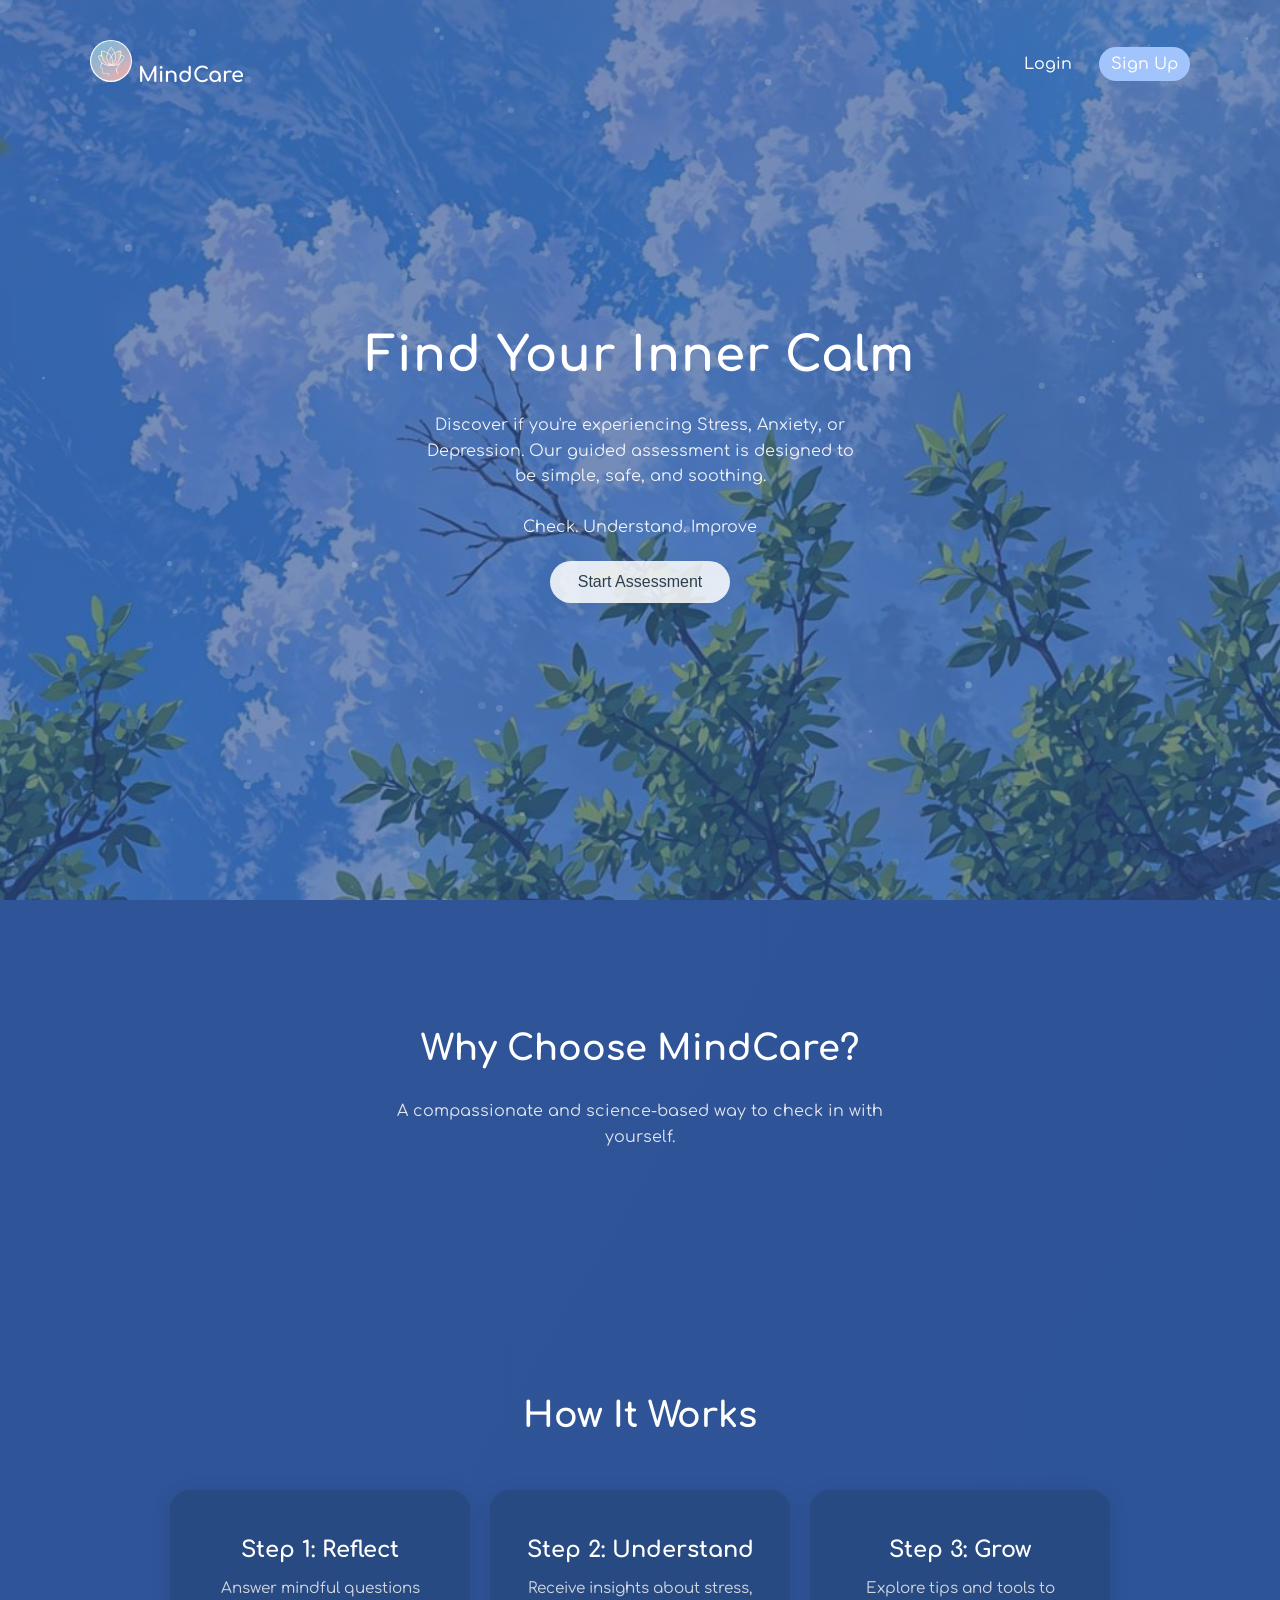
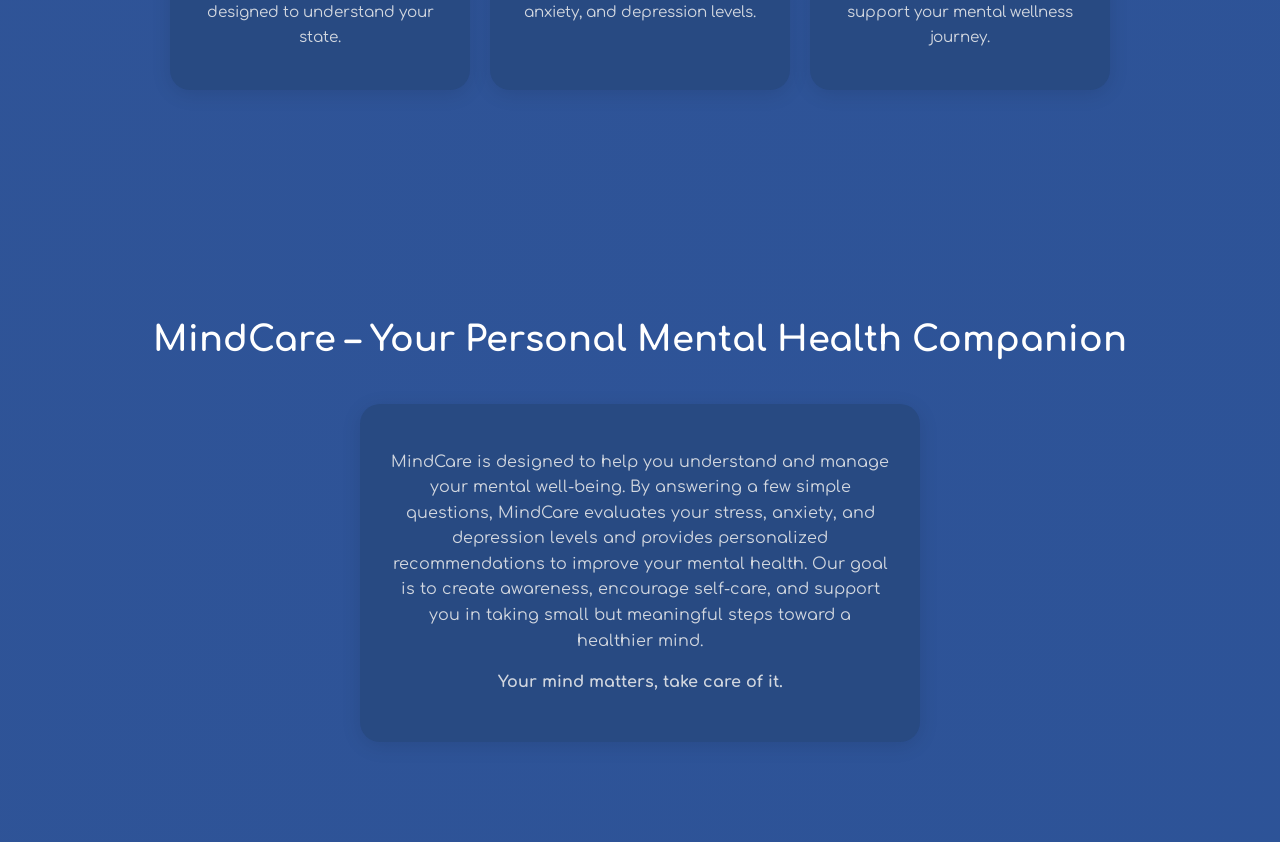
<file: static/index.html>
<!DOCTYPE html>
<html lang="en">
<head>
<meta charset="UTF-8">
<meta name="viewport" content="width=device-width, initial-scale=1.0">
<title>MindCare</title>
<link rel="icon" type="image/x-icon" href="/static/favi.ico">

<!-- AOS (Animate On Scroll) -->
<link href="https://unpkg.com/aos@2.3.1/dist/aos.css" rel="stylesheet">

<style>
  @import url('https://fonts.googleapis.com/css2?family=Comfortaa:wght@400;700&family=Fredericka+the+Great&display=swap');
  body {
    margin: 0;
    font-family: 'Comfortaa', sans-serif;
    color: #fff;
    height: 100%;
    overflow-x: hidden;
    position: relative;

    /* Moving gradient + background image 
    background: linear-gradient(120deg, #1E3C72, #2A5298);*/
    background: linear-gradient(120deg, #305497, #2A5298);
    background-size: 200% 200%;
    animation: gradientFlow 15s ease infinite;
  }

  @keyframes gradientFlow {
    0%   { background-position: 0% 50%; }
    50%  { background-position: 100% 50%; }
    100% { background-position: 0% 50%; }
  }

  /* Background image FIXED with opacity */
  body::before {
    content: '';
    background: url('/static/pic20.jpeg') no-repeat center center/cover;
    position: fixed;
    top: 0;
    left: 0;
    width: 100%;
    height: 100%;
    z-index: 0;
    opacity: 0.35;
  }

  /* ============================================================
      FLOATING TOP BAR (REPLACES NAVBAR)
  ============================================================ */
 /* Floating Top Text (WITHOUT rectangular background) */
.top-floating {
    position: fixed;
    top: 40px;
    left: 50%;
    transform: translateX(-50%);
    display: flex;
    justify-content: space-between;
    align-items: center;
    width: 90%;
    max-width: 1100px;

    /* Removed background box */
    background: none;
    border-radius: 0;
    backdrop-filter: none;
    box-shadow: none;
    padding: 0px;

    z-index: 999;
}

/* Fix favicon size next to MindCare */
.logo-icon {
  width: 42px;     /* nicely balanced */
  height: 42px;
  border-radius: 50%;
  object-fit: cover;
  display: inline-block;
}

  .top-floating .logo {
    font-size: 1.3rem;
    font-weight: bold;
    color: #fff;
  }

  .top-floating .nav-links {
    display: flex;
    gap: 15px;
  }

  .top-floating .nav-links a {
    color: #fff;
    text-decoration: none;
    font-weight: 500;
    font-size: 1rem;
    padding: 8px 12px;
    transition: 0.3s ease;
  }

  .top-floating .nav-links a:hover {
    color: #A1C4FD;
  }

  .top-floating .signup-btn {
    background: #A1C4FD;
    color: #2C3E50;
    padding: 8px 20px;
    border-radius: 25px;
    font-weight: bold;
    transition: 0.3s ease;
  }

  .top-floating .signup-btn:hover {
    background: #ffffff;
  }

  /* Cursor */
  .cursor {
    position: fixed;
    top: 0;
    left: 0;
    width: 25px;
    height: 25px;
    background: rgba(255, 255, 255, 0.4);
    border-radius: 50%;
    pointer-events: none;
    transform: translate(-50%, -50%);
    mix-blend-mode: soft-light;
    transition: transform 0.1s ease-out, width 0.2s, height 0.2s;
    z-index: 999;
  }

  a, button {
    cursor: none;
  }

  /* Cursor hover effect */
  a:hover ~ .cursor,
  button:hover ~ .cursor {
    width: 40px;
    height: 40px;
  }

  /* Hero Section */
  header {
    height: 100vh;
    display: flex;
    flex-direction: column;
    justify-content: center;
    align-items: center;
    text-align: center;
    position: relative;
    z-index: 2;
    padding: 0 20px;
  }

  header h1 {
    font-size: 3rem;
    margin-bottom: 15px;
    letter-spacing: 1px;
  }

  header p {
    max-width: 450px;
    line-height: 1.6;
    opacity: 0.9;
    margin-bottom: 20px;
  }

  header button {
    background: rgba(255, 255, 255, 0.85);
    border: none;
    padding: 12px 28px;
    border-radius: 25px;
    font-size: 1rem;
    color: #2C3E50;
    box-shadow: 0 4px 20px rgba(0,0,0,0.05);
    transition: all 0.3s ease;
  }

  header button:hover {
    transform: scale(1.05);
    background: rgba(255, 255, 255, 1);
  }

  header .tagline {
    margin-top: 10px;
    font-size: 1.1rem;
    opacity: 0.8;
  }

  /* Sections */
  section {
    padding: 100px 20px;
    display: flex;
    justify-content: center;
    align-items: center;
    flex-direction: column;
    text-align: center;
    position: relative;
    z-index: 2;
  }

  section h2 {
    font-size: 2.2rem;
    margin-bottom: 15px;
  }

  section p {
    max-width: 500px;
    line-height: 1.6;
    opacity: 0.85;
  }

  /* Step Cards */
  .steps-container {
    display: flex;
    gap: 20px;
    flex-wrap: wrap;
    justify-content: center;
    margin-top: 40px;
  }

  .step-card {
     background: #284a82;
    padding: 25px;
    border-radius: 20px;
    max-width: 250px;
    box-shadow: 0 4px 20px rgba(0,0,0,0.1);
    transition: transform 0.3s, background 0.3s;
  }

  .step-card:hover {
    transform: translateY(-5px);
    background: rgba(255,255,255,0.25);
  }

  .step-card h3 {
    margin-bottom: 10px;
    font-size: 1.4rem;
  }

  .step-card p {
    font-size: 0.95rem;
    color: #f0f0f0;
  }

  /* About Section */
  .about-box {
    
    background: #284a82;
   
    padding: 30px;
    border-radius: 20px;
    max-width: 700px;
    box-shadow: 0 4px 20px rgba(0,0,0,0.1);
    color: #f0f0f0;
    line-height: 1.6;
    margin-top: 30px;
  }

  /* Particle Canvas */
  #particle-canvas {
    position: fixed;
    top: 0;
    left: 0;
    z-index: 1;
  }

  /* Responsive */
  @media(max-width:768px){
    .steps-container{
      flex-direction: column;
    }
  }
</style>
</head>
<body>

<!-- Cursor -->
<div class="cursor"></div>

<!-- TOP FLOATING (Mind Care + Login + Sign Up) -->
<div class="top-floating">
    <div class="logo">
      <img src="/static/favi.ico" alt="logo" class="logo-icon">
      <span class="logo-text">MindCare</span>
  </div>
  <div class="nav-links">
    <a href="/static/login.html" class="login-link">Login</a>
    <a href="/static/signup.html" class="signup-btn">Sign Up</a>
  </div>
</div>

<!-- Hero Section -->
<header data-aos="fade-up">
  <h1>Find Your Inner Calm</h1>
  <p>Discover if you're experiencing Stress, Anxiety, or Depression. Our guided assessment is designed to be simple, safe, and soothing.<br><br>Check. Understand. Improve  </p>
  <button onclick="window.location.href='/static/login.html'"> Start Assessment</button>

 
</header>

<!-- Why Choose Section -->
<section data-aos="fade-up">
  <h2>Why Choose MindCare?</h2>
  <p>A compassionate and science-based way to check in with yourself.</p>
</section>

<!-- Steps Section -->
<section data-aos="fade-up">
  <h2>How It Works</h2>
  <div class="steps-container">
    <div class="step-card" data-aos="fade-up" data-aos-delay="100">
      <h3>Step 1: Reflect</h3>
      <p>Answer mindful questions designed to understand your state.</p>
    </div>
    <div class="step-card" data-aos="fade-up" data-aos-delay="200">
      <h3>Step 2: Understand</h3>
      <p>Receive insights about stress, anxiety, and depression levels.</p>
    </div>
    <div class="step-card" data-aos="fade-up" data-aos-delay="300">
      <h3>Step 3: Grow</h3>
      <p>Explore tips and tools to support your mental wellness journey.</p>
    </div>
  </div>
</section>

<!-- About Section -->
<section data-aos="fade-up">
  <h2>MindCare – Your Personal Mental Health Companion</h2>
  <div class="about-box">
    <p>
      MindCare is designed to help you understand and manage your mental well-being. By answering a few simple questions, MindCare evaluates your stress, anxiety, and depression levels and provides personalized recommendations to improve your mental health. Our goal is to create awareness, encourage self-care, and support you in taking small but meaningful steps toward a healthier mind.
    </p>
    <p style="margin-top:10px; font-weight:bold;">Your mind matters, take care of it.</p>
  </div>
</section>

<!-- Particle Canvas -->
<canvas id="particle-canvas"></canvas>

<!-- Scripts -->
<script src="https://unpkg.com/aos@2.3.1/dist/aos.js"></script>
<script>
  AOS.init({ duration: 1000, once: true });

  // Cursor
  const cursor = document.querySelector('.cursor');
  document.addEventListener('mousemove', e => {
    cursor.style.transform = `translate(${e.clientX}px, ${e.clientY}px)`;
  });

  // Particle Canvas
  const canvas = document.getElementById('particle-canvas');
  const ctx = canvas.getContext('2d');
  let particlesArray = [];
  const colors = ['rgba(255,255,255,0.2)', 'rgba(255,255,255,0.15)', 'rgba(255,255,255,0.1)'];

  canvas.width = window.innerWidth;
  canvas.height = window.innerHeight;

  window.addEventListener('resize', () => {
    canvas.width = window.innerWidth;
    canvas.height = window.innerHeight;
    initParticles(120);
  });

  class Particle {
    constructor() {
      this.x = Math.random() * canvas.width;
      this.y = Math.random() * canvas.height;
      this.size = Math.random() * 3 + 1;
      this.speedY = Math.random() * 0.5 + 0.2;
      this.color = colors[Math.floor(Math.random() * colors.length)];
    }
    update() {
      this.y -= this.speedY;
      if (this.y < 0) this.y = canvas.height;
    }
    draw() {
      ctx.fillStyle = this.color;
      ctx.beginPath();
      ctx.arc(this.x, this.y, this.size, 0, Math.PI * 2);
      ctx.fill();
    }
  }

  function initParticles(num = 120) {
    particlesArray = [];
    for (let i = 0; i < num; i++) {
      particlesArray.push(new Particle());
    }
  }

  function animateParticles() {
    ctx.clearRect(0, 0, canvas.width, canvas.height);
    particlesArray.forEach(p => {
      p.update();
      p.draw();
    });
    requestAnimationFrame(animateParticles);
  }

  initParticles();
  animateParticles();
</script>

</body>
</html>
</file>
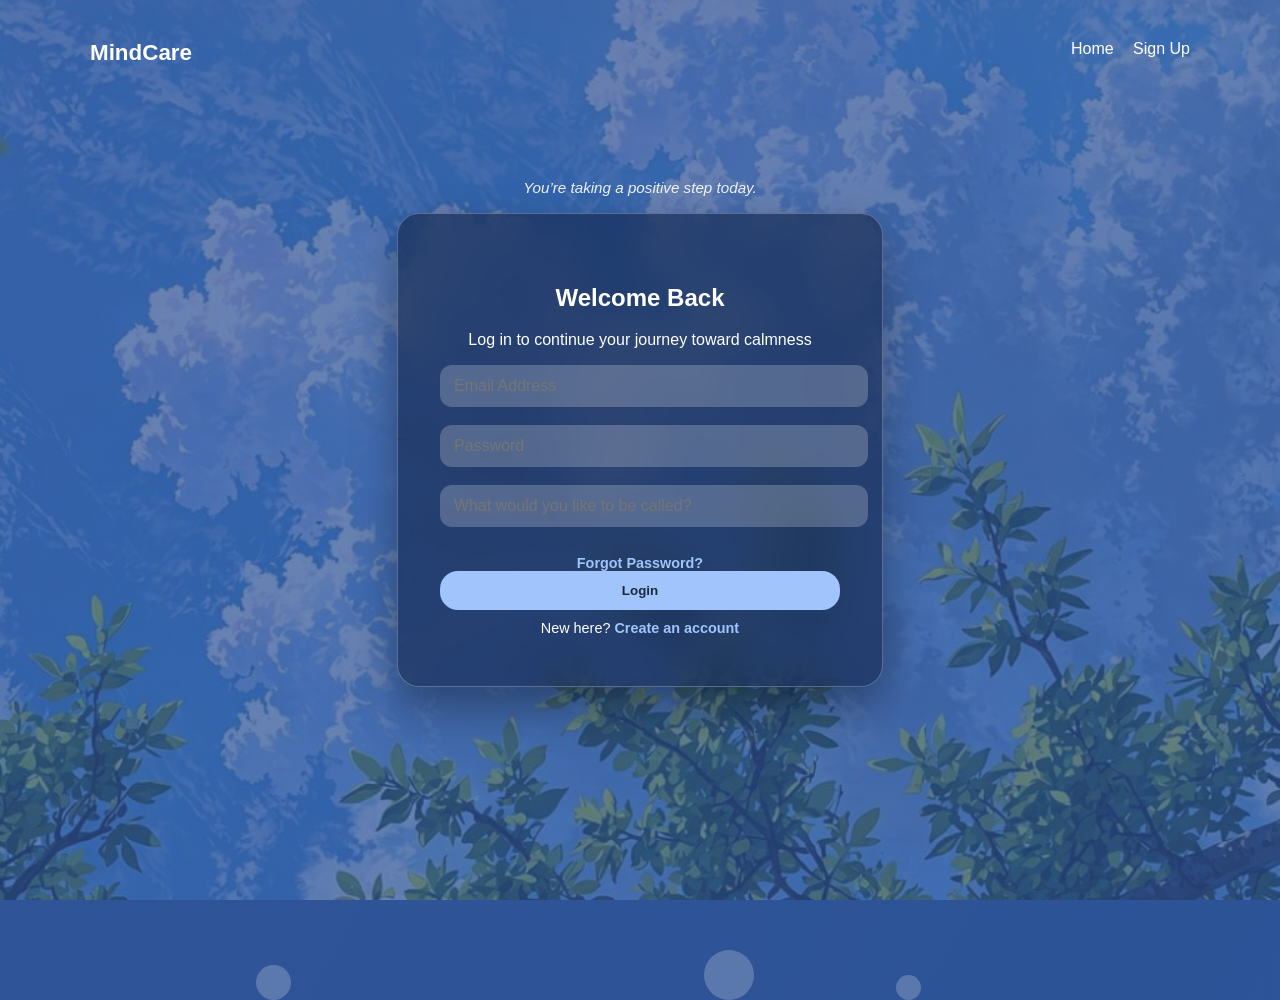
<file: static/dashboard.html>
<!DOCTYPE html>
<html lang="en">
<head>
<meta charset="UTF-8" />
<meta name="viewport" content="width=device-width, initial-scale=1.0" />
<title>MindCare | Dashboard</title>
<link rel="icon" type="image/x-icon" href="favi.ico">

<!-- AOS Animations -->
<link href="https://unpkg.com/aos@2.3.1/dist/aos.css" rel="stylesheet" />

<style>
 @import url('https://fonts.googleapis.com/css2?family=Comfortaa:wght@400;700&family=Fredericka+the+Great&display=swap');
/* =======================================
   GLOBAL RESET
======================================= */
* {
  margin: 0;
  padding: 0;
  box-sizing: border-box;
}
/* GLOBAL TEXT SPACING */
h1, h2, h3, h4, h5, h6, p {
  margin: 12px 0 !important;   /* universal spacing */
  line-height: 1.45;           /* smoother readability */
}

/* SPACING IN HEADER SECTION */
.welcome-title {
  margin-top: 18px !important;
  margin-bottom: 8px !important;
}

.welcome-subtitle {
  margin-bottom: 22px !important;
}

.quote-text {
  margin-top: 10px !important;
  margin-bottom: 20px !important;
}

/* SPACING BETWEEN SECTIONS */
.section-title {
  margin-top: 40px !important;
  margin-bottom: 20px !important;
}

/* FEATURE CARD TEXT SPACING */
.feature-card h3 {
  margin-top: 15px !important;
  margin-bottom: 8px !important;
}

.feature-card p {
  margin-top: 0;
  margin-bottom: 10px !important;
  line-height: 1.5;
}


body {
  font-family: 'Comfortaa', sans-serif;
  overflow-x: hidden;
  min-height: 100vh;
  color: #fff;

  /* EXACT background from index.html */
  background: linear-gradient(120deg, #305497, #2a5298);
  background-size: 200% 200%;
  animation: gradientFlow 15s ease infinite;
}

/* Gradient motion (same as index.html) */
@keyframes gradientFlow {
  0% { background-position: 0% 50%; }
  50% { background-position: 100% 50%; }
  100% { background-position: 0% 50%; }
}

/* Background image EXACT as index.html */
body::before {
  content: "";
  position: fixed;
  top: 0;
  left: 0;
  width: 100%;
  height: 100%;
  background: url("pic20.jpeg") no-repeat center center/cover;
  opacity: 0.35;
  z-index: 0;
}

/* =======================================
   FLOATING BUBBLES
======================================= */
@keyframes bubbleRise {
  0% { transform: translateY(0) scale(1); opacity: 0.28; }
  100% { transform: translateY(-1300px) scale(1.5); opacity: 0; }
}

.bubble {
  position: fixed;
  bottom: -140px;
  background: rgba(255,255,255,0.20);
  border-radius: 50%;
  filter: blur(1.5px);
  animation: bubbleRise linear infinite;
  z-index: 2;  /* Above background, below content */
}

/* 12 floating bubbles, varied sizes */
.bubble:nth-child(1){width:80px;height:80px;left:7%;animation-duration:15s;}
.bubble:nth-child(2){width:50px;height:50px;left:20%;animation-duration:18s;}
.bubble:nth-child(3){width:95px;height:95px;left:33%;animation-duration:22s;}
.bubble:nth-child(4){width:60px;height:60px;left:47%;animation-duration:20s;}
.bubble:nth-child(5){width:40px;height:40px;left:59%;animation-duration:25s;}
.bubble:nth-child(6){width:100px;height:100px;left:72%;animation-duration:18s;}
.bubble:nth-child(7){width:55px;height:55px;left:82%;animation-duration:23s;}
.bubble:nth-child(8){width:85px;height:85px;left:12%;animation-duration:19s;}
.bubble:nth-child(9){width:70px;height:70px;left:28%;animation-duration:21s;}
.bubble:nth-child(10){width:92px;height:92px;left:51%;animation-duration:24s;}
.bubble:nth-child(11){width:45px;height:45px;left:66%;animation-duration:17s;}
.bubble:nth-child(12){width:105px;height:105px;left:84%;animation-duration:26s;}

/* =======================================
   TOP BAR
======================================= */
.topbar {
  width: 92%;
  max-width: 1300px;
  margin: 28px auto 0;
  display: flex;
  justify-content: space-between;
  align-items: center;
  position: relative;
  z-index: 10;
}
/* ================================
   FIRE STREAK ICON
================================ */
.streak-container {
  position: relative;
  display: flex;
  align-items: center;
  margin-right: 8px;
  cursor: pointer;
}

#streakFire {
  font-size: 24px;
  user-select: none;
  transition: 0.2s ease;
}

#streakFire:hover {
  transform: scale(1.18);
}

/* Tooltip */
.streak-tooltip {
  position: absolute;
  top: -38px;
  left: -14px;
  padding: 6px 12px;
  font-size: 14px;
  background: rgba(255,255,255,0.25);
  backdrop-filter: blur(10px);
  border-radius: 10px;
  color: #fff;
  opacity: 0;
  border: 1px solid rgba(255,255,255,0.35);
  pointer-events: none;
  transition: opacity 0.25s ease;
  white-space: nowrap;
}

.streak-container:hover .streak-tooltip {
  opacity: 1;
}


.logo {
  font-size: 2rem;
  font-weight: 900;
}

.profile-box {
  display: flex;
  align-items: center;
  gap: 18px;
}

.profile-icon {
  width: 46px;
  height: 46px;
  border-radius: 50%;
  background: rgba(255,255,255,0.92);
  color: #1a2333;
  display: flex;
  justify-content: center;
  align-items: center;
  font-weight: 800;
  font-size: 1.3rem;
}

.logout {
  color: #fff;
  font-weight: 700;
  cursor: pointer;
  text-decoration: none;
}

.dots {
  font-size: 28px;
  cursor: pointer;
  opacity: 0.95;
  transition: 0.2s;
}

.dots:hover {
  opacity: 1;
}

/* =======================================
   AFFIRMATION
======================================= */
.center-affirm {
  width: 100%;
  text-align: center;
  margin-top: 22px;
  font-style: italic;
  font-size: 1.25rem;
  opacity: 0;
  animation: fadeAffirm 1.5s forwards;
}

@keyframes fadeAffirm {
  from { opacity: 0; transform: translateY(-6px); }
  to { opacity: 1; transform: translateY(0); }
}

/* =======================================
   HERO SECTION
======================================= */
.hero {
  margin-top: 18px;
  text-align: center;
  position: relative;
  z-index: 10;
}

/* Fix favicon size next to MindCare */
.logo-icon {
  width: 42px;     /* nicely balanced */
  height: 42px;
  border-radius: 50%;
  object-fit: cover;
  display: inline-block;
}

/* Keep MindCare + icon aligned in one row */
.logo {
  display: flex;
  align-items: center;
  gap: 12px;
}


.hero h1 {
  font-size: 3rem;
  font-weight: 900;
  margin-bottom: 8px;
}

.hero p {
  opacity: 0.95;
  font-size: 1.1rem;
}

/* =======================================
   QUESTION HEADING
======================================= */
.question-title {
  width: 92%;
  max-width: 1300px;
  margin: 46px auto 18px;
  font-size: 1.32rem;
  font-weight: 900;
  color: #fff;
  z-index: 10;
  position: relative;
}

</style>
</head>

<body>

<!-- FLOATING BUBBLES -->
<div class="bubble"></div>
<div class="bubble"></div>
<div class="bubble"></div>
<div class="bubble"></div>
<div class="bubble"></div>
<div class="bubble"></div>
<div class="bubble"></div>
<div class="bubble"></div>
<div class="bubble"></div>
<div class="bubble"></div>
<div class="bubble"></div>
<div class="bubble"></div>

<!-- TOPBAR -->
<div class="topbar">

  <!-- LEFT: Logo -->
  <div class="logo">
      <img src="favi.ico" alt="logo" class="logo-icon">
      <span class="logo-text">MindCare</span>
  </div>

  <!-- RIGHT: Profile + Logout + Settings -->
  <div class="profile-box">

      <!-- 🔥 Streak -->
      <div class="streak-container">
          <span id="streakFire">🔥</span>
          <div id="streakTooltip" class="streak-tooltip">0-day streak</div>
      </div>

      <!-- Profile icon -->
      <div id="profileIcon" class="profile-icon" onclick="window.location='profile.html'">Y</div>

      <!-- Logout -->
      <a id="logoutBtn" class="logout">Logout</a>

      <!-- 3 dots -->
      <div id="openPanel" class="dots">⋯</div>

  </div>

</div>

<!-- AFFIRMATION -->
<div class="center-affirm" id="affirmationCenter"></div>

<!-- HERO -->
<div class="hero" data-aos="fade-up">
  <h1 id="welcomeUser">Welcome back!</h1>
  <p>Your personalized mental wellness check-in begins here.</p>
</div>

<!-- QUESTION -->
<div class="question-title">What would you like to analyze today?</div>
<!-- =======================================
     ASSESSMENT CARDS GRID
======================================= -->
<style>

.assessment-area {
  width: 92%;
  max-width: 1300px;
  margin: 10px auto 0;
  display: grid;
  grid-template-columns: repeat(auto-fit, minmax(280px, 1fr));
  gap: 32px;
  position: relative;
  z-index: 10;
}

.card {
  padding: 28px 20px;
  text-align: center;
  background: rgba(255,255,255,0.23);
  border-radius: 22px;
  backdrop-filter: blur(22px);
  cursor: pointer;
  transition: 0.3s ease;
  box-shadow: 0 10px 28px rgba(0,0,0,0.35);
}

.card:hover {
  transform: translateY(-6px);
  background: rgba(255,255,255,0.32);
}

.card-emoji {
  font-size: 2.7rem;
  margin-bottom: 12px;
}

.card h3 {
  font-size: 1.7rem;
  margin-bottom: 8px;
}

.card p {
  font-size: 0.95rem;
  opacity: 0.9;
}

/* =======================================
     WELLNESS TOOLS BUTTON (FIXED)
======================================= */
.tools-toggle-d {
  position: fixed;
  right: 30px;
  bottom: 30px;
  padding: 12px 24px;
  border-radius: 999px;
  background: rgba(255,255,255,0.95);
  color: #1a2333;
  border: none;
  font-weight: 800;
  cursor: pointer;
  z-index: 1500;
  box-shadow: 0 10px 30px rgba(0,0,0,0.35);
}

/* =======================================
     WELLNESS TOOLS PANEL (DOWNWARD OPEN)
======================================= */
.tools-panel {
  position: fixed;
  right: 30px;
  bottom: 80px;
  width: 330px;
  max-height: 72vh;
  background: rgba(255,255,255,0.26);
  border-radius: 22px;
  padding: 22px;
  backdrop-filter: blur(25px);
  overflow-y: auto;
  transform: translateY(25px);
  opacity: 0;
  pointer-events: none;
  transition: 0.3s ease;
  z-index: 1400;
}

.tools-panel.open {
  opacity: 1;
  transform: translateY(0);
  pointer-events: auto;
}

/* Tools sections */
.tools-section {
  background: rgba(255,255,255,0.25);
  padding: 14px;
  border-radius: 16px;
  margin-bottom: 18px;
  box-shadow: 0 5px 16px rgba(0,0,0,0.28);
}

.tools-section h3 {
  margin-bottom: 8px;
  font-size: 1.05rem;
  font-weight: 900;
}

/* Mood tracker */
.mood-buttons {
  display: flex;
  flex-wrap: wrap;
  gap: 6px;
}

.mood-btn {
  flex: 1;
  padding: 7px 10px;
  border-radius: 999px;
  background: rgba(255,255,255,0.88);
  border: none;
  color: #1a2333;
  cursor: pointer;
  font-weight: 700;
}

/* Notes input */
.journal-input {
  width: 100%;
  min-height: 60px;
  border-radius: 12px;
  border: none;
  padding: 8px;
  background: rgba(255,255,255,0.92);
  color: #1a2333;
  resize: vertical;
}

.journal-save {
  margin-top: 8px;
  width: 100%;
  padding: 10px;
  border-radius: 999px;
  border: none;
  background: #b5d1ff;
  font-weight: 800;
  color: #1a2333;
  cursor: pointer;
}

.clear-notes-btn {
  margin-top: 6px;
  width: 100%;
  padding: 10px;
  border-radius: 999px;
  border: none;
  background: #ff6b6b;
  font-weight: 800;
  color: #fff;
  cursor: pointer;
}

.notes-list {
  max-height: 150px;
  overflow-y: auto;
  margin-top: 10px;
}

.journal-note {
  background: rgba(255,255,255,0.3);
  padding: 8px 10px;
  border-radius: 12px;
  margin-bottom: 8px;
  display: flex;
  justify-content: space-between;
  color: #1a2333;
}

.delete-note {
  cursor: pointer;
  font-weight: 900;
  color: #d00000;
}

/* Flashcards */
.flashcard {
  width: 100%;
  height: 120px;
  border-radius: 14px;
  background: rgba(255,255,255,0.9);
  color: #1a2333;
  cursor: pointer;
  perspective: 1000px;
}

.flashcard-inner {
  width: 100%;
  height: 100%;
  position: relative;
  transition: 0.6s;
  transform-style: preserve-3d;
}

.flashcard.flipped .flashcard-inner {
  transform: rotateY(180deg);
}

.flashcard-front,
.flashcard-back {
  position: absolute;
  inset: 0;
  border-radius: 14px;
  backface-visibility: hidden;
  padding: 14px;
  text-align: center;
  display:flex;
  justify-content:center;
  align-items:center;
}

.flashcard-back {
  transform: rotateY(180deg);
}

.flashcard-controls {
  margin-top: 8px;
  display: flex;
  gap: 6px;
}

.flashcard-controls button {
  flex: 1;
  padding: 8px;
  border-radius: 999px;
  border: none;
  background: rgba(255,255,255,0.9);
  cursor: pointer;
}


/* =======================================
     SIDE PANEL (3 DOTS)
======================================= */
.side-panel {
  position: fixed;
  top: 0;
  right: -360px;
  width: 330px;
  height: 100vh;
  background: rgba(255,255,255,0.25);
  backdrop-filter: blur(22px);
  padding: 30px;
  transition: 0.35s;
  z-index: 1600;
  color: #1a2333;
}

/* Improved Mood Chips */
.mood-buttons.improved .mood-btn {
  font-weight: 700;
  border: none;
  border-radius: 16px;
  padding: 10px;
  color: #1a2333;
  background: rgba(255,255,255,0.95);
  box-shadow: 0 6px 14px rgba(0,0,0,0.25);
}

.mood-great { background: #b0f4c9; }
.mood-good { background: #d4f0ff; }
.mood-okay { background: #ffe6b3; }
.mood-low { background: #ffb3b3; }
.mood-verylow { background: #e89cff; }


.side-panel.open {
  right: 0;
}



.panel-header {
  display: flex;
  align-items: center;
  gap: 14px;
  font-size: 1.5rem;
  font-weight: 900;
}

.panel-dots {
  width: 40px;
  height: 40px;
  border-radius: 50%;
  background: rgba(255,255,255,0.9);
  display:flex;
  justify-content:center;
  align-items:center;
  cursor:pointer;
  box-shadow:0 4px 14px rgba(0,0,0,0.25);
}

.history-filters {
  display: flex;
  gap: 8px;
  margin-top: 12px;
}

.history-filter {
  flex: 1;
  padding: 8px;
  border-radius: 999px;
  background: rgba(255,255,255,0.85);
  border: none;
  color: #1a2333;
  cursor: pointer;
  font-weight: 700;
}

.history-filter.active {
  background: #2a5298;
  color: #fff;
}

.clear-btn {
  margin-top: 14px;
  width: 100%;
  padding: 10px;
  border-radius: 12px;
  background: #ff6b6b;
  border: none;
  color: #fff;
  font-weight: 700;
  cursor: pointer;
}

.history-entry {
  margin-top: 10px;
  background: rgba(255,255,255,0.35);
  padding: 8px 10px;
  border-radius: 12px;
}

</style>


<!-- =======================================
        ASSESSMENT CARDS
======================================= -->
<div class="assessment-area">

  <div class="card" onclick="window.location.href='stress.html'">
    <div class="card-emoji">😟</div>
    <h3>Stress</h3>
    <p>Check your stress levels today.</p>
  </div>

  <div class="card" onclick="window.location.href='anxiety.html'">
    <div class="card-emoji">😥</div>
    <h3>Anxiety</h3>
    <p>Understand your level of worry.</p>
  </div>

  <div class="card" onclick="window.location.href='depression.html'">
    <div class="card-emoji">😔</div>
    <h3>Depression</h3>
    <p>Reflect on your emotional state.</p>
  </div>

</div>


<!-- =======================================
        WELLNESS TOOLS BUTTON
======================================= -->
<button id="toolsToggle" class="tools-toggle-d">
  Wellness Tools ⚡
</button>


<!-- =======================================
        WELLNESS TOOLS PANEL
======================================= -->
<div id="toolsPanel" class="tools-panel">

  <!-- Mood Tracker -->
<div class="tools-section">
  <h3>Mood Tracker</h3>
  <div class="mood-buttons improved">
    <button class="mood-btn mood-great" data-label="Great">😄 Great</button>
    <button class="mood-btn mood-good" data-label="Good">😊 Good</button>
    <button class="mood-btn mood-okay" data-label="Okay">😐 Okay</button>
    <button class="mood-btn mood-low" data-label="Low">😟 Low</button>
    <button class="mood-btn mood-verylow" data-label="Very Low">😢 Very Low</button>
  </div>
  <div id="moodStatus" class="tool-status">How are you feeling right now?</div>
</div>


  <!-- Notes -->
  <div class="tools-section">
    <h3>Quick Notes</h3>
    <textarea id="journalInput" class="journal-input" placeholder="Write a thought..."></textarea>
    <button id="saveNoteBtn" class="journal-save">Save Note</button>
    <button id="clearNotesBtn" class="clear-notes-btn">Clear All Notes</button>
    <div id="notesList" class="notes-list"></div>
  </div>

  <!-- Tips -->
  <div class="tools-section">
    <h3>Wellness Tip</h3>
    <div id="tipText">Small progress is still progress.</div>
  </div>

  <!-- Chart -->
  <div class="tools-section">
    <h3>Your Progress</h3>
    <canvas id="progressChart" width="270" height="150"></canvas>
  </div>

  <!-- Flashcards -->
  <div class="tools-section">
    <h3>Flashcards</h3>

    <div class="flashcard" id="flashcard">
      <div class="flashcard-inner">
        <div class="flashcard-front" id="flashFront">Tap Flip to see a calming thought.</div>
        <div class="flashcard-back" id="flashBack">Your well-being matters.</div>
      </div>
    </div>

    <div class="flashcard-controls">
      <button id="prevCard">Prev</button>
      <button id="flipCard">Flip</button>
      <button id="nextCard">Next</button>
    </div>
  </div>

  <!-- Relax -->
  <div class="tools-section">
    <h3>Relax Mode</h3>
    <button id="relaxBtn" class="journal-save">Start Breathing Exercise</button>
  </div>

</div>


<!-- =======================================
        SIDE HISTORY PANEL
======================================= -->
<div id="sidePanel" class="side-panel">

  <div class="panel-header">
    <div id="closePanel" class="panel-dots">⋯</div>
    <span>Your History</span>
  </div>

  <div class="history-filters">
    <button class="history-filter active" data-filter="all">All</button>
    <button class="history-filter" data-filter="Stress">Stress</button>
    <button class="history-filter" data-filter="Anxiety">Anxiety</button>
    <button class="history-filter" data-filter="Depression">Depression</button>
  </div>

  <button id="clearHistoryBtn" class="clear-btn">Clear History</button>

  <div id="historyList"></div>

</div>
<!-- RELAX OVERLAY STYLES -->
<style>
.relax-overlay {
  position: fixed;
  inset: 0;
  background: rgba(0,0,0,0.45);
  backdrop-filter: blur(3px);
  display: none;
  justify-content: center;
  align-items: center;
  z-index: 5000;
}

.relax-overlay.show {
  display: flex;
}

.relax-card {
  width: 300px;
  background: rgba(255,255,255,0.95);
  padding: 22px;
  border-radius: 18px;
  text-align: center;
  color: #1a2333;
  box-shadow: 0 10px 28px rgba(0,0,0,0.45);
}

.breathing-circle {
  width: 95px;
  height: 95px;
  margin: 16px auto;
  background: rgba(161,196,253,0.7);
  border-radius: 50%;
  animation: breathe 4s infinite ease-in-out;
}

@keyframes breathe {
  0% { transform: scale(1); }
  50% { transform: scale(1.4); }
  100% { transform: scale(1); }
}

.relax-close {
  margin-top: 12px;
  padding: 9px 16px;
  background: #2A5298;
  color: #fff;
  border-radius: 12px;
  border: none;
  cursor: pointer;
}
</style>


<!-- RELAX OVERLAY HTML -->
<div id="relaxOverlay" class="relax-overlay">
  <div class="relax-card">
    <h2>Breathing Exercise</h2>
    <p id="breathText">Breathe in…</p>
    <div class="breathing-circle"></div>
    <button id="closeRelax" class="relax-close">Close</button>
  </div>
</div>

<script src="https://unpkg.com/aos@2.3.1/dist/aos.js"></script>

<script>
AOS.init({ duration: 1000 });

/* ======================================================
      USER LOGIN + WELCOME
====================================================== */
const user = JSON.parse(localStorage.getItem("mindcareUser") || "{}");

if (!user.calledName) {
  window.location.href = "login.html";
}

document.getElementById("welcomeUser").textContent =
  `Welcome back, ${user.calledName}!`;

document.getElementById("profileIcon").textContent =
  user.calledName.charAt(0).toUpperCase();

document.getElementById("logoutBtn").onclick = () => {
  localStorage.removeItem("mindcareUser");
  window.location.href = "login.html";
};


/* ======================================================
      AFFIRMATION CENTER
====================================================== */
const affirmations = [
  "“Every day you are growing.”",
  "“Your mind deserves peace.”",
  "“Healing is not linear.”",
  "“You are doing better than you think.”",
  "“Small steps still move you forward.”",
  "“You are worthy of calm.”"
];

function showAffirmationCenter() {
  const pick = affirmations[Math.floor(Math.random() * affirmations.length)];
  document.getElementById("affirmationCenter").textContent = pick;
}

showAffirmationCenter();
setInterval(showAffirmationCenter, 15000);


/* ======================================================
      SIDE PANEL (3 DOTS)
====================================================== */
const sidePanel = document.getElementById("sidePanel");

document.getElementById("openPanel").onclick = () => {
  sidePanel.classList.add("open");
};

document.getElementById("closePanel").onclick = () => {
  sidePanel.classList.remove("open");
};


/* ======================================================
      HISTORY SYSTEM
====================================================== */
function loadHistory(filter="all") {
  const history = JSON.parse(localStorage.getItem("mindcareHistory") || "[]");
  const list = document.getElementById("historyList");

  list.innerHTML = "";

  const filtered = history.filter(h => filter === "all" || h.type === filter);

  if (filtered.length === 0) {
    list.innerHTML = "<p>No assessments yet.</p>";
    return;
  }

  filtered.reverse().forEach(item => {
    const div = document.createElement("div");
    div.className = "history-entry";
div.innerHTML = `${item.type} — ${new Date(item.time).toLocaleString()}`;
div.style.cursor = "pointer";
div.onclick = () => {
    window.location.href = "profile.html?id=" + item.time;
};

    list.appendChild(div);
  });
}

loadHistory();

/* filter buttons */
document.querySelectorAll(".history-filter").forEach(btn => {
  btn.onclick = () => {
    document.querySelectorAll(".history-filter")
      .forEach(b => b.classList.remove("active"));

    btn.classList.add("active");
    loadHistory(btn.dataset.filter);
    drawChart();
  };
});

/* clear history */
document.getElementById("clearHistoryBtn").onclick = () => {
  if (confirm("Delete ALL history?")) {
    localStorage.removeItem("mindcareHistory");
    loadHistory();
    drawChart();
  }
};


/* ======================================================
      WELLNESS TOOLS — OPEN/CLOSE
====================================================== */
const toolsPanel = document.getElementById("toolsPanel");
const toolsBtn = document.getElementById("toolsToggle");

/* click button → open panel */
toolsBtn.onclick = () => {
  toolsPanel.classList.toggle("open");
};

/* click outside → close panel */
document.addEventListener("click", (e) => {
  if (!toolsPanel.contains(e.target) && !toolsBtn.contains(e.target)) {
    toolsPanel.classList.remove("open");
  }
});


/* ======================================================
      MOOD TRACKER
====================================================== */
function updateMood() {
  const moods = JSON.parse(localStorage.getItem("mindcareMoodHistory") || "[]");
  const last = moods[moods.length - 1];

  if (!last) {
    document.getElementById("moodStatus").textContent =
      "How are you feeling right now?";
    return;
  }

  document.getElementById("moodStatus").textContent =
    `Last mood: ${last.label}`;
}

updateMood();

document.querySelectorAll(".mood-btn").forEach(btn => {
  btn.onclick = () => {
    const arr = JSON.parse(localStorage.getItem("mindcareMoodHistory") || "[]");
    arr.push({ label: btn.dataset.label, time: Date.now() });
    localStorage.setItem("mindcareMoodHistory", JSON.stringify(arr));
    updateMood();
  };
});


/* ======================================================
      NOTES (SAVE / DELETE / CLEAR)
====================================================== */
function loadNotes() {
  const notes = JSON.parse(localStorage.getItem("mindcareNotes") || "[]");
  const list = document.getElementById("notesList");

  list.innerHTML = "";

  if (notes.length === 0) {
    list.innerHTML = "<p style='opacity:0.7;'>No notes yet.</p>";
    return;
  }

  notes.slice().reverse().forEach((note, idx) => {
    const div = document.createElement("div");
    div.className = "journal-note";

    const t = document.createElement("span");
    t.textContent = note.text;

    const del = document.createElement("span");
    del.textContent = "✖";
    del.className = "delete-note";

    del.onclick = () => {
      const originalIndex = notes.length - 1 - idx;
      notes.splice(originalIndex, 1);
      localStorage.setItem("mindcareNotes", JSON.stringify(notes));
      loadNotes();
    };

    div.appendChild(t);
    div.appendChild(del);
    list.appendChild(div);
  });
}

loadNotes();

/* save */
document.getElementById("saveNoteBtn").onclick = () => {
  const val = document.getElementById("journalInput").value.trim();
  if (!val) return;

  const notes = JSON.parse(localStorage.getItem("mindcareNotes") || "[]");
  notes.push({ text: val, time: Date.now() });
  localStorage.setItem("mindcareNotes", JSON.stringify(notes));

  document.getElementById("journalInput").value = "";
  loadNotes();
};

/* clear all */
document.getElementById("clearNotesBtn").onclick = () => {
  if (confirm("Delete ALL notes?")) {
    localStorage.removeItem("mindcareNotes");
    loadNotes();
  }
};


/* ======================================================
      TIPS ROTATION
====================================================== */
const tips = [
  "Drink water and take 3 deep breaths.",
  "Relax your shoulders and unclench your jaw.",
  "Small progress counts too.",
  "Look at something comforting for 5 seconds.",
  "You are doing better than you think."
];

let tipIndex = 0;

function rotateTip() {
  document.getElementById("tipText").textContent = tips[tipIndex];
  tipIndex = (tipIndex + 1) % tips.length;
}

rotateTip();
setInterval(rotateTip, 15000);


/* ======================================================
      PROGRESS CHART
====================================================== */
function drawChart() {
  const ctx = document.getElementById("progressChart").getContext("2d");
  const hist = JSON.parse(localStorage.getItem("mindcareHistory") || "[]");

  let s=0,a=0,d=0;

  hist.forEach(h => {
    if (h.type === "Stress") s++;
    if (h.type === "Anxiety") a++;
    if (h.type === "Depression") d++;
  });

  ctx.clearRect(0,0,270,150);

  const vals=[s,a,d];
  const labels=["Stress","Anxiety","Depression"];
  const max=Math.max(...vals,1);

  const barW=50, gap=22, base=130;

  labels.forEach((lbl,i)=>{
    const h=(vals[i]/max)*100;
    const x=i*(barW+gap)+20;
    const y=base-h;

    ctx.fillStyle="rgba(255,255,255,0.9)";
    ctx.fillRect(x,y,barW,h);

    ctx.fillStyle="#fff";
    ctx.font="12px Nunito";
    ctx.fillText(lbl,x+5,base+14);
    ctx.fillText(vals[i],x+barW/2-4,y-6);
  });
}

drawChart();


/* ======================================================
      FLASHCARDS
====================================================== */
const flashcards = [
  { front:"Breathe in for 4 seconds.", back:"Exhale for 6 seconds." },
  { front:"Name one thing you're grateful for.", back:"Gratitude shifts the mind." },
  { front:"Relax your jaw and shoulders.", back:"Your body holds tension silently." },
  { front:"Notice 3 things around you.", back:"Grounding reduces anxiety." },
  { front:"Slow is also progress.", back:"You're doing great." }
];

let cardIndex = 0;

function renderCard() {
  document.getElementById("flashFront").textContent = flashcards[cardIndex].front;
  document.getElementById("flashBack").textContent = flashcards[cardIndex].back;
  document.getElementById("flashcard").classList.remove("flipped");
}

renderCard();

/* flip */
document.getElementById("flipCard").onclick = () => {
  document.getElementById("flashcard").classList.toggle("flipped");
};

/* prev */
document.getElementById("prevCard").onclick = () => {
  cardIndex = (cardIndex - 1 + flashcards.length) % flashcards.length;
  renderCard();
};

/* next */
document.getElementById("nextCard").onclick = () => {
  cardIndex = (cardIndex + 1) % flashcards.length;
  renderCard();
};


/* ======================================================
      RELAX MODE
====================================================== */
let relaxLoop;
let step = 0;

function relaxPhase() {
  const phases=["Breathe in…","Hold…","Exhale slowly…"];
  document.getElementById("breathText").textContent = phases[step];
  step = (step + 1) % phases.length;
}

document.getElementById("relaxBtn").onclick = () => {
  document.getElementById("relaxOverlay").classList.add("show");
  step = 0;
  relaxPhase();
  relaxLoop = setInterval(relaxPhase, 4000);
};

document.getElementById("closeRelax").onclick = () => {
  document.getElementById("relaxOverlay").classList.remove("show");
  clearInterval(relaxLoop);
};
// close side history panel when clicking outside
document.addEventListener("click", (e) => {
    if (!sidePanel.contains(e.target) &&
        !document.getElementById("openPanel").contains(e.target)) {
        sidePanel.classList.remove("open");
    }
});


/* ======================================================
      STREAK SYSTEM
====================================================== */

// load streak from localStorage
let streak = parseInt(localStorage.getItem("mindcareStreak") || "0");

// ensure streak is shown
document.getElementById("streakTooltip").textContent = `${streak}-day streak`;



</script>

</body>
</html>
</file>
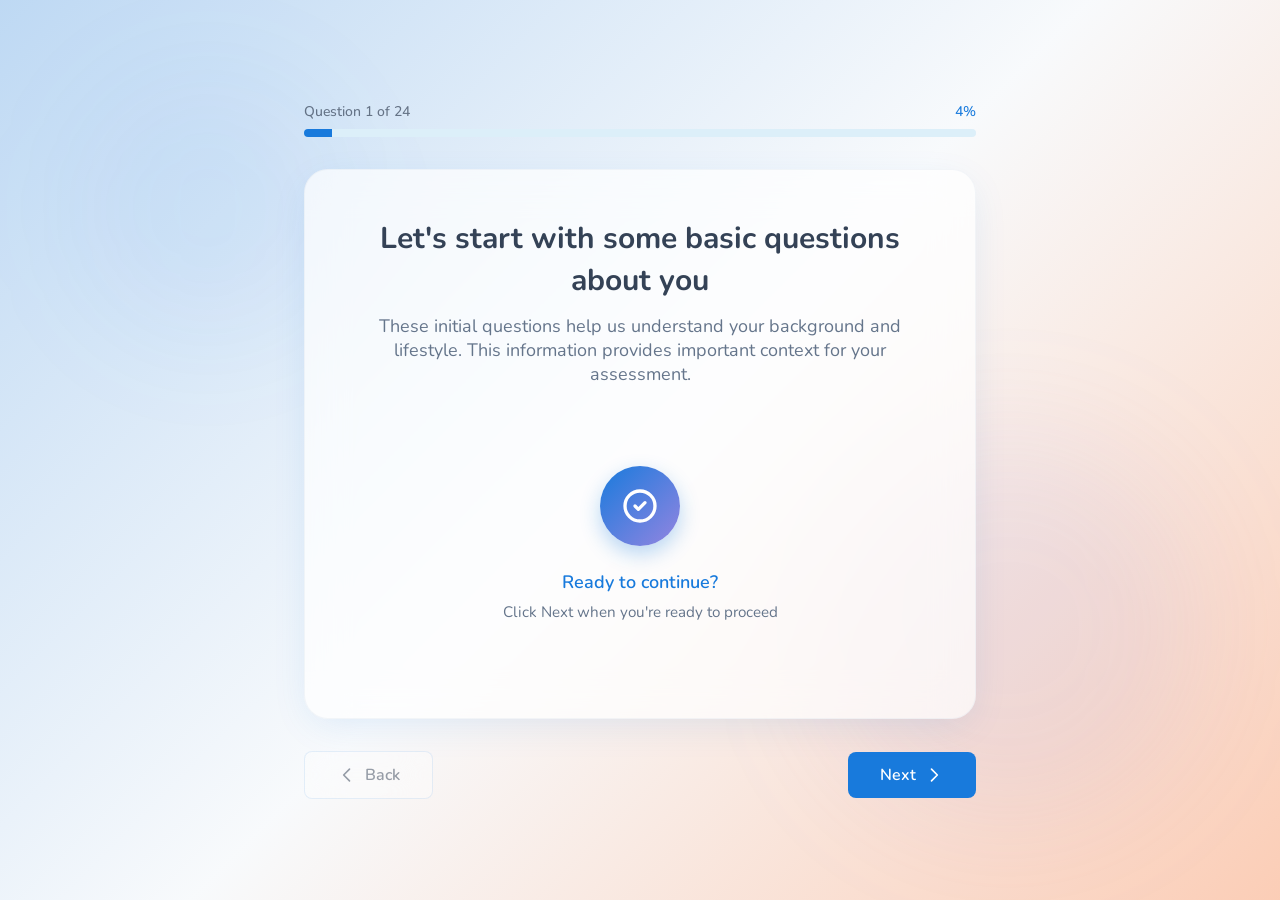
<file: static/depression.html>
<!DOCTYPE html>
<html lang="en">
<head>
    <meta charset="UTF-8">
    <meta name="viewport" content="width=device-width, initial-scale=1.0">
    <title>MindCare - Depression Assessment</title>
    <meta name="description" content="A gentle, supportive space for depression self-assessment">
    
    <link rel="preconnect" href="https://fonts.googleapis.com">
    <link rel="preconnect" href="https://fonts.gstatic.com" crossorigin>
    <link href="https://fonts.googleapis.com/css2?family=Nunito:wght@300;400;600;700;800&display=swap" rel="stylesheet">
    <link rel="icon" type="image/x-icon" href="favi.ico">
    <script src="https://cdn.plot.ly/plotly-latest.min.js"></script>

    <style>
        * {
            margin: 0;
            padding: 0;
            box-sizing: border-box;
        }

        :root {
            --background: 210 40% 98%;
            --foreground: 215 25% 27%;
            --primary: 210 80% 48%;
            --primary-foreground: 0 0% 100%;
            --secondary: 200 70% 92%;
            --muted-foreground: 215 16% 47%;
            --border: 210 30% 88%;
            --calm-blue-light: 210 70% 85%;
            --calm-peach: 20 90% 85%;
            --calm-purple: 250 60% 70%;
            --glass-bg: hsla(0, 0%, 100%, 0.7);
            --glass-border: hsla(210, 30%, 88%, 0.3);
        }

        body {
            font-family: 'Nunito', system-ui, -apple-system, sans-serif;
            background: linear-gradient(135deg, hsl(var(--calm-blue-light)) 0%, hsl(var(--background)) 50%, hsl(var(--calm-peach)) 100%);
            min-height: 100vh;
            display: flex;
            align-items: center;
            justify-content: center;
            padding: 1rem;
            color: hsl(var(--foreground));
            position: relative;
            overflow-x: hidden;
        }

        .bg-decoration {
            position: absolute;
            pointer-events: none;
            z-index: 0;
        }

        .bg-decoration-1 {
            top: 5rem;
            left: 5rem;
            width: 16rem;
            height: 16rem;
            background: hsla(210, 80%, 48%, 0.05);
            border-radius: 50%;
            filter: blur(60px);
        }

        .bg-decoration-2 {
            bottom: 5rem;
            right: 5rem;
            width: 24rem;
            height: 24rem;
            background: hsla(250, 60%, 70%, 0.1);
            border-radius: 50%;
            filter: blur(60px);
        }

        .container {
            width: 100%;
            max-width: 42rem;
            position: relative;
            z-index: 10;
        }

        .progress-section {
            margin-bottom: 2rem;
        }

        .progress-header {
            display: flex;
            justify-content: space-between;
            align-items: center;
            margin-bottom: 0.5rem;
            font-size: 0.875rem;
            font-weight: 500;
        }

        .progress-text {
            color: hsla(215, 25%, 27%, 0.7);
        }

        .progress-percent {
            color: hsl(var(--primary));
        }

        .progress-bar-container {
            width: 100%;
            height: 0.5rem;
            background: hsl(var(--secondary));
            border-radius: 9999px;
            overflow: hidden;
        }

        .progress-bar {
            height: 100%;
            background: hsl(var(--primary));
            transition: width 0.3s cubic-bezier(0.4, 0, 0.2, 1);
        }

        .card {
            background: var(--glass-bg);
            backdrop-filter: blur(20px);
            -webkit-backdrop-filter: blur(20px);
            border: 1px solid var(--glass-border);
            box-shadow: 0 10px 40px -10px hsla(210, 80%, 48%, 0.15);
            border-radius: 1.5rem;
            padding: 3rem;
            transition: all 0.3s cubic-bezier(0.4, 0, 0.2, 1);
        }

        .card.animating {
            opacity: 0;
            transform: scale(0.98);
        }

        .question-header {
            text-align: center;
            margin-bottom: 2rem;
        }

        .question-title {
            font-size: 1.875rem;
            font-weight: 700;
            line-height: 1.4;
            margin-bottom: 0.75rem;
            color: hsl(var(--foreground));
        }

        .question-description {
            font-size: 1.125rem;
            color: hsl(var(--muted-foreground));
            max-width: 36rem;
            margin: 0 auto;
        }

        .input-container {
            padding: 1rem 0;
            min-height: 150px;
            display: flex;
            align-items: center;
            justify-content: center;
        }

        .input-field {
            width: 100%;
            padding: 1rem;
            font-size: 1.25rem;
            text-align: center;
            border: 1px solid hsla(210, 80%, 48%, 0.2);
            border-radius: 0.5rem;
            background: var(--glass-bg);
            backdrop-filter: blur(20px);
            color: hsl(var(--foreground));
            font-family: 'Nunito', sans-serif;
        }

        .input-field:focus {
            outline: none;
            border-color: hsl(var(--primary));
            box-shadow: 0 0 0 2px hsla(210, 80%, 48%, 0.1);
        }

        .select-field {
            width: 100%;
            padding: 0.75rem 1rem;
            font-size: 1.125rem;
            border: 1px solid hsla(210, 80%, 48%, 0.2);
            border-radius: 0.5rem;
            background: var(--glass-bg);
            backdrop-filter: blur(20px);
            color: hsl(var(--foreground));
            cursor: pointer;
            font-family: 'Nunito', sans-serif;
        }

        .select-field:focus {
            outline: none;
            border-color: hsl(var(--primary));
            box-shadow: 0 0 0 2px hsla(210, 80%, 48%, 0.1);
        }

        .slider-container {
            width: 100%;
        }

        .slider-labels {
            display: flex;
            justify-content: space-between;
            align-items: center;
            margin-bottom: 1rem;
            padding: 0 0.25rem;
        }

        .slider-value {
            font-size: 1.5rem;
            font-weight: 600;
            color: hsl(var(--primary));
        }

        .slider-min, .slider-max {
            font-size: 0.875rem;
            color: hsl(var(--muted-foreground));
        }

        .slider-input {
            width: 100%;
            height: 0.5rem;
            -webkit-appearance: none;
            appearance: none;
            background: hsl(var(--secondary));
            border-radius: 9999px;
            outline: none;
            cursor: pointer;
        }

        .slider-input::-webkit-slider-thumb {
            -webkit-appearance: none;
            appearance: none;
            width: 1.25rem;
            height: 1.25rem;
            background: hsl(var(--primary));
            border: 2px solid hsl(var(--background));
            border-radius: 50%;
            cursor: pointer;
            transition: all 0.2s;
        }

        .slider-input::-webkit-slider-thumb:hover {
            transform: scale(1.1);
        }

        .slider-input::-moz-range-thumb {
            width: 1.25rem;
            height: 1.25rem;
            background: hsl(var(--primary));
            border: 2px solid hsl(var(--background));
            border-radius: 50%;
            cursor: pointer;
            transition: all 0.2s;
        }

        .slider-input::-moz-range-thumb:hover {
            transform: scale(1.1);
        }

        .yesno-group {
            display: flex;
            gap: 2rem;
            justify-content: center;
        }

        .yesno-btn {
            min-width: 120px;
            padding: 1rem 2rem;
            font-size: 1.125rem;
            font-weight: 600;
            font-family: 'Nunito', sans-serif;
            border: 2px solid hsla(210, 80%, 48%, 0.2);
            border-radius: 0.75rem;
            background: var(--glass-bg);
            backdrop-filter: blur(20px);
            color: hsl(var(--foreground));
            cursor: pointer;
            transition: all 0.2s ease;
        }

        .yesno-btn:hover {
            border-color: hsla(210, 80%, 48%, 0.4);
            background: hsla(210, 80%, 48%, 0.05);
            transform: translateY(-2px);
        }

        .yesno-btn.selected {
            background: hsl(var(--primary));
            color: hsl(var(--primary-foreground));
            border-color: hsl(var(--primary));
        }

        .phq9-group {
            display: flex;
            flex-direction: column;
            gap: 0.75rem;
            width: 100%;
        }

        .phq9-option {
            width: 100%;
        }

        .phq9-input {
            position: absolute;
            opacity: 0;
            pointer-events: none;
        }

        .phq9-label {
            width: 100%;
            display: flex;
            align-items: center;
            gap: 1rem;
            padding: 1rem 1.5rem;
            border: 2px solid hsla(210, 80%, 48%, 0.2);
            border-radius: 0.75rem;
            background: var(--glass-bg);
            backdrop-filter: blur(20px);
            transition: all 0.2s cubic-bezier(0.4, 0, 0.2, 1);
            cursor: pointer;
        }

        .phq9-label:hover {
            border-color: hsla(210, 80%, 48%, 0.4);
            background: hsla(210, 80%, 48%, 0.05);
            transform: translateY(-2px);
            box-shadow: 0 4px 12px -2px hsla(210, 80%, 48%, 0.15);
        }

        .phq9-input:checked + .phq9-label {
            border-color: hsl(var(--primary));
            background: hsla(210, 80%, 48%, 0.1);
            box-shadow: 0 4px 16px -4px hsla(210, 80%, 48%, 0.3);
        }

        .phq9-score {
            display: flex;
            align-items: center;
            justify-content: center;
            min-width: 2rem;
            height: 2rem;
            background: hsl(var(--secondary));
            color: hsl(var(--primary));
            border-radius: 0.5rem;
            font-weight: 700;
            font-size: 1rem;
        }

        .phq9-input:checked + .phq9-label .phq9-score {
            background: hsl(var(--primary));
            color: hsl(var(--primary-foreground));
        }

        .phq9-text {
            flex: 1;
            font-size: 1.125rem;
            font-weight: 500;
            color: hsl(var(--foreground));
        }

        .navigation {
            display: flex;
            justify-content: space-between;
            align-items: center;
            margin-top: 2rem;
            gap: 1rem;
        }

        .btn {
            padding: 0.75rem 2rem;
            font-size: 1rem;
            font-weight: 600;
            border-radius: 0.5rem;
            cursor: pointer;
            transition: all 0.2s;
            display: flex;
            align-items: center;
            gap: 0.5rem;
            font-family: 'Nunito', sans-serif;
            border: none;
        }

        .btn:disabled {
            opacity: 0.5;
            cursor: not-allowed;
        }

        .btn-back {
            background: var(--glass-bg);
            backdrop-filter: blur(20px);
            border: 1px solid hsla(210, 80%, 48%, 0.2);
            color: hsl(var(--foreground));
        }

        .btn-back:hover:not(:disabled) {
            border-color: hsla(210, 80%, 48%, 0.4);
        }

        .btn-next {
            background: hsl(var(--primary));
            color: hsl(var(--primary-foreground));
        }

        .btn-next:hover:not(:disabled) {
            background: hsla(210, 80%, 48%, 0.9);
        }

        .icon {
            width: 1.25rem;
            height: 1.25rem;
        }

        .transition-icon {
            width: 80px;
            height: 80px;
            margin: 0 auto 1.5rem;
            background: linear-gradient(135deg, hsl(var(--primary)), hsl(var(--calm-purple)));
            border-radius: 50%;
            display: flex;
            align-items: center;
            justify-content: center;
            box-shadow: 0 8px 20px hsla(210, 80%, 48%, 0.3);
        }
        .loader-hourglass {
    width: 50px;
    height: 50px;
    border: 4px solid rgba(0,0,0,0.15);
    border-top-color: hsl(var(--primary));
    border-radius: 50%;
    animation: spin 1s infinite linear;
}

@keyframes spin {
    from { transform: rotate(0deg); }
    to   { transform: rotate(360deg); }
}

        @media (max-width: 768px) {
            .card {
                padding: 2rem;
            }

            .question-title {
                font-size: 1.5rem;
            }

            .question-description {
                font-size: 1rem;
            }
        }
    </style>
</head>
<div id="loading-overlay"
     style="
        position: fixed;
        top: 0;
        left: 0;
        width: 100vw;
        height: 100vh;
        background: rgba(255,255,255,0.7);
        backdrop-filter: blur(6px);
        display: none;
        align-items: center;
        justify-content: center;
        z-index: 9999;
     ">
     
    <div style="display:flex; flex-direction:column; align-items:center; gap:1rem;">
        
        <!-- 🔹 ANIMATED HOURGLASS -->
        <div class="loader-hourglass"></div>

        <div style="
            background: white;
            padding: 1.2rem 2rem;
            border-radius: 12px;
            font-size: 1.3rem;
            font-weight: 700;
            box-shadow: 0 6px 25px rgba(0,0,0,0.15);
            text-align:center;
        ">
            Analyzing your results... please wait 💙
        </div>

    </div>
</div>

<body>
    <div class="bg-decoration bg-decoration-1"></div>
    <div class="bg-decoration bg-decoration-2"></div>

    <div class="container" id="question-container">
        <div class="progress-section">
            <div class="progress-header">
                <span class="progress-text" id="progress-text">Question 1 of 23</span>
                <span class="progress-percent" id="progress-percent">4%</span>
            </div>
            <div class="progress-bar-container">
                <div class="progress-bar" id="progress-bar" style="width: 4%"></div>
            </div>
        </div>

        <div class="card" id="flash-card">
            <div class="question-header">
                <h2 class="question-title" id="question-title">Loading...</h2>
                <p class="question-description" id="question-description">Please wait...</p>
            </div>

            <div class="input-container" id="input-container">
                <!-- Dynamic input will be inserted here -->
            </div>
        </div>

        <div class="navigation">
            <button class="btn btn-back" id="btn-back" onclick="handleBack()" disabled>
                <svg class="icon" fill="none" stroke="currentColor" viewBox="0 0 24 24">
                    <path stroke-linecap="round" stroke-linejoin="round" stroke-width="2" d="M15 19l-7-7 7-7"/>
                </svg>
                Back
            </button>

            <button class="btn btn-next" id="btn-next" onclick="handleNext()" disabled>
                <span id="btn-text">Next</span>
                <svg class="icon" id="btn-icon" fill="none" stroke="currentColor" viewBox="0 0 24 24">
                    <path stroke-linecap="round" stroke-linejoin="round" stroke-width="2" d="M9 5l7 7-7 7"/>
                </svg>
            </button>
        </div>
    </div>

    <div id="depression-result" 
        style="margin-top: 2rem; padding: 2rem; background: white; border-radius: 1rem;
        box-shadow: 0 4px 20px rgba(0,0,0,0.1); display: none;">
        <br>
        <h3 style="margin-top:25px;">Top Factors Impacting Prediction</h3>
        <div id="shap-chart-depression" style="width:100%; height:500px; margin-top:20px;"></div>
        <div id="shap-advice-depression" style="margin-top:15px; font-size:1.1rem; font-weight:bold;"></div>
        <!-- Go to Dashboard Button -->
        <div style="text-align:center; margin-top: 2rem;">
            <button 
                onclick="goToDashboard()" 
                style="
                    padding: 12px 22px;
                    border-radius: 14px;
                    border: none;
                    background: hsl(var(--primary));
                    color: white;
                    font-weight: 700;
                    font-size: 1.1rem;
                    cursor: pointer;
                    box-shadow: 0 4px 12px rgba(0,0,0,0.2);
                    transition: 0.25s;
                "
                onmouseover="this.style.background='hsla(210,80%,48%,0.85)'"
                onmouseout="this.style.background='hsl(var(--primary))'"
            >
                Go to Dashboard →
            </button>
        </div>
    </div>

    <script>
        function goToDashboard() {
            window.location.href = "/static/dashboard.html";
        }
        const questions = [
            {
                id: "intro",
                q: "Let's start with some basic questions about you",
                d: "These initial questions help us understand your background and lifestyle. This information provides important context for your assessment.",
                type: "transition",
            },
            {
                id: "age",
                q: "How old are you?",
                d: "Understanding your age helps us provide age-appropriate support and context for your experience.",
                type: "number",
                min: 18,
                max: 80,
            },
            {
                id: "gender",
                q: "How do you identify?",
                d: "This helps us understand your unique perspective and lived experiences.",
                type: "select",
                options: ["Male", "Female", "Other"],
            },
            {
                id: "sleep_hours",
                q: "How many hours do you typically sleep each night?",
                d: "Sleep quality is deeply connected to emotional regulation and mental health.",
                type: "slider",
                min: 2,
                max: 12,
                unit: "hours",
            },
            {
                id: "social_support",
                q: "On a scale of 1-10, how would you rate your social support?",
                d: "Strong social connections play a vital role in emotional well-being and resilience.",
                type: "slider",
                min: 1,
                max: 10,
            },
            {
                id: "anxiety_score",
                q: "On a scale of 1-20, how would you rate your anxiety level?",
                d: "Anxiety and depression often occur together, influencing each other significantly.",
                type: "slider",
                min: 1,
                max: 20,
            },
            {
                id: "stress_level",
                q: "On a scale of 1-10, how would you rate your current stress level?",
                d: "Understanding your stress helps us see how you're managing day-to-day challenges right now.",
                type: "slider",
                min: 1,
                max: 10,
            },
            {
                id: "financial_stress",
                q: "On a scale of 1-10, how much financial stress are you experiencing?",
                d: "Financial concerns can significantly impact mental health and overall well-being.",
                type: "slider",
                min: 1,
                max: 10,
            },
            {
                id: "work_stress",
                q: "On a scale of 1-10, how would you rate your work-related stress?",
                d: "Work environment and pressures can deeply influence your emotional state.",
                type: "slider",
                min: 1,
                max: 10,
            },
            {
                id: "self_esteem",
                q: "On a scale of 1-10, how would you rate your self-esteem?",
                d: "How we view ourselves plays a crucial role in mental health and happiness.",
                type: "slider",
                min: 1,
                max: 10,
            },
            {
                id: "life_satisfaction",
                q: "On a scale of 1-10, how satisfied are you with your life overall?",
                d: "Life satisfaction reflects your overall sense of fulfillment and contentment.",
                type: "slider",
                min: 1,
                max: 10,
            },
            {
                id: "loneliness",
                q: "On a scale of 1-10, how often do you feel lonely?",
                d: "Loneliness can deeply affect mental health, even when surrounded by others.",
                type: "slider",
                min: 1,
                max: 10,
            },
            {
                id: "family_history",
                q: "Do you have a family history of mental illness?",
                d: "Family history can provide valuable insight into your own mental health journey and patterns.",
                type: "yesno",
            },
            {
                id: "substance_use",
                q: "How would you describe your substance use?",
                d: "Substance use can influence mood, behavior, and overall mental health.",
                type: "select",
                options: ["None", "Occasional", "Frequent"],
            },
            {
                id: "transition_phq",
                q: "Moving to the next stage: PHQ-9 Assessment",
                d: "Now we'll explore your recent depression symptoms with a series of clinical questions. This standardized assessment helps us better understand your experience over the past two weeks.",
                type: "transition",
            },
            {
                id: "phq1",
                q: "Little interest or pleasure in doing things",
                d: "Loss of interest in activities you once enjoyed can be a key indicator of depression.",
                type: "phq9",
            },
            {
                id: "phq2",
                q: "Feeling down, depressed, or hopeless",
                d: "These persistent feelings are common in depression and deserve compassionate attention.",
                type: "phq9",
            },
            {
                id: "phq3",
                q: "Trouble falling or staying asleep, or sleeping too much",
                d: "Sleep disturbances are closely linked to mood and emotional regulation.",
                type: "phq9",
            },
            {
                id: "phq4",
                q: "Feeling tired or having little energy",
                d: "Fatigue and low energy are often overlooked but important symptoms of depression.",
                type: "phq9",
            },
            {
                id: "phq5",
                q: "Poor appetite or overeating",
                d: "Changes in eating patterns can reflect emotional distress and need attention.",
                type: "phq9",
            },
            {
                id: "phq6",
                q: "Feeling bad about yourself — or that you are a failure or have let yourself or your family down",
                d: "Self-critical thoughts are common in depression but don't reflect your true worth.",
                type: "phq9",
            },
            {
                id: "phq7",
                q: "Trouble concentrating on things, such as reading the newspaper or watching television",
                d: "Difficulty focusing is a valid symptom that affects daily functioning.",
                type: "phq9",
            },
            {
                id: "phq8",
                q: "Moving or speaking so slowly that other people could have noticed? Or the opposite — being so fidgety or restless that you have been moving around a lot more than usual",
                d: "Physical manifestations of depression are real and deserve recognition.",
                type: "phq9",
            },
            {
                id: "phq9",
                q: "Thoughts that you would be better off dead or of hurting yourself in some way",
                d: "If you're experiencing these thoughts, please reach out for immediate support. You are not alone.",
                type: "phq9",
            },
        ];

        let currentIndex = 0;
        let answers = {};
        let isAnimating = false;

        function renderQuestion() {
            const question = questions[currentIndex];
            
            document.getElementById('question-title').textContent = question.q;
            document.getElementById('question-description').textContent = question.d;
            
            updateProgress();
            renderInput(question);
            updateButtons();
        }

        function renderInput(question) {
            const container = document.getElementById('input-container');
            const value = answers[question.id];
            let html = '';

            switch (question.type) {
                case 'transition':
                    html = `
                        <div style="text-align: center; padding: 2rem 0;">
                            <div class="transition-icon">
                                <svg style="width: 40px; height: 40px; color: white;" fill="none" stroke="currentColor" viewBox="0 0 24 24">
                                    <path stroke-linecap="round" stroke-linejoin="round" stroke-width="2" d="M9 12l2 2 4-4m6 2a9 9 0 11-18 0 9 9 0 0118 0z"/>
                                </svg>
                            </div>
                            <p style="color: hsl(var(--primary)); font-size: 1.125rem; font-weight: 600; margin-bottom: 0.5rem;">Ready to continue?</p>
                            <p style="color: hsl(var(--muted-foreground)); font-size: 0.95rem;">Click Next when you're ready to proceed</p>
                        </div>
                    `;
                    container.innerHTML = html;
                    // Auto-mark transition as viewed
                    answers[question.id] = 'viewed';
                    break;
                
                case 'yesno':
                    html = `
                        <div class="yesno-group">
                            <button class="yesno-btn ${value === 'Yes' ? 'selected' : ''}" onclick="handleYesNo('Yes')">Yes</button>
                            <button class="yesno-btn ${value === 'No' ? 'selected' : ''}" onclick="handleYesNo('No')">No</button>
                        </div>
                    `;
                    container.innerHTML = html;
                    break;

                case 'select':
                    html = `
                        <select class="select-field" onchange="updateAnswer(this.value)">
                            <option value="">Select an option...</option>
                            ${question.options.map(opt => 
                                `<option value="${opt}" ${value === opt ? 'selected' : ''}>${opt}</option>`
                            ).join('')}
                        </select>
                    `;
                    container.innerHTML = html;
                    break;

                case 'slider':
                    const sliderValue = value !== undefined ? value : question.min;
                    html = `
                        <div class="slider-container">
                            <div class="slider-labels">
                                <span class="slider-min">${question.min}</span>
                                <span class="slider-value" id="slider-value">${sliderValue}${question.unit ? ' ' + question.unit : ''}</span>
                                <span class="slider-max">${question.max}</span>
                            </div>
                            <input type="range" class="slider-input" 
                                min="${question.min}" 
                                max="${question.max}" 
                                value="${sliderValue}"
                                step="1"
                                oninput="updateSliderValue(this.value, '${question.unit || ''}')"
                                onchange="updateAnswer(parseInt(this.value))">
                        </div>
                    `;
                    container.innerHTML = html;
                    if (value === undefined) updateAnswer(sliderValue);
                    break;

                case 'number':
                    html = `
                        <div style="width: 100%;">
                            <input type="number" class="input-field" 
                                placeholder="Enter a number..." 
                                min="${question.min || ''}" 
                                max="${question.max || ''}"
                                value="${value || ''}"
                                oninput="updateAnswer(this.value ? parseInt(this.value) : undefined)">
                            ${question.unit ? `<p style="text-align: center; margin-top: 0.5rem; font-size: 0.875rem; color: hsl(var(--muted-foreground));">${question.unit}</p>` : ''}
                        </div>
                    `;
                    container.innerHTML = html;
                    break;

                case 'phq9':
                    const phq9Options = [
                        { value: 0, label: 'Not at all' },
                        { value: 1, label: 'Several days' },
                        { value: 2, label: 'More than half the days' },
                        { value: 3, label: 'Nearly every day' }
                    ];
                    html = `
                        <div class="phq9-group">
                            ${phq9Options.map((opt, idx) => `
                                <div class="phq9-option">
                                    <input type="radio" id="phq9_${idx}" name="phq9" value="${opt.value}" class="phq9-input" 
                                        ${value === opt.value ? 'checked' : ''} onchange="updateAnswer(${opt.value})">
                                    <label for="phq9_${idx}" class="phq9-label">
                                        <span class="phq9-score">${opt.value}</span>
                                        <span class="phq9-text">${opt.label}</span>
                                    </label>
                                </div>
                            `).join('')}
                        </div>
                    `;
                    container.innerHTML = html;
                    break;
            }
        }

        function updateSliderValue(value, unit) {
            document.getElementById('slider-value').textContent = value + (unit ? ' ' + unit : '');
        }

        function handleYesNo(value) {
            updateAnswer(value);
            const buttons = document.querySelectorAll('.yesno-btn');
            buttons.forEach(btn => {
                btn.classList.remove('selected');
                if (btn.textContent === value) {
                    btn.classList.add('selected');
                }
            });
        }

        function updateAnswer(value) {
            const question = questions[currentIndex];
            answers[question.id] = value;
            updateButtons();
        }

        function updateProgress() {
            const progress = ((currentIndex + 1) / questions.length) * 100;
            document.getElementById('progress-text').textContent = `Question ${currentIndex + 1} of ${questions.length}`;
            document.getElementById('progress-percent').textContent = `${Math.round(progress)}%`;
            document.getElementById('progress-bar').style.width = `${progress}%`;
        }

        function updateButtons() {
            const question = questions[currentIndex];
            const hasAnswer = answers[question.id] !== undefined && answers[question.id] !== '';
            const isLastQuestion = currentIndex === questions.length - 1;

            document.getElementById('btn-back').disabled = currentIndex === 0 || isAnimating;
            document.getElementById('btn-next').disabled = !hasAnswer || isAnimating;

            if (isLastQuestion) {
                document.getElementById('btn-text').textContent = 'Complete';
                document.getElementById('btn-icon').innerHTML = '<path stroke-linecap="round" stroke-linejoin="round" stroke-width="2" d="M5 13l4 4L19 7"/>';
            } else {
                document.getElementById('btn-text').textContent = 'Next';
                document.getElementById('btn-icon').innerHTML = '<path stroke-linecap="round" stroke-linejoin="round" stroke-width="2" d="M9 5l7 7-7 7"/>';
            }
        }

        function handleNext() {
    if (isAnimating) return;

    const isLast = currentIndex === questions.length - 1;

    if (isLast) {
        // Hide questions & show loader
        document.querySelector(".container").style.display = "none";
        document.getElementById("loading-overlay").style.display = "flex";

        // Now call submission
        submitAssessment();
        return;
    }

    // Normal question flow
    animateTransition(() => {
        currentIndex++;
        renderQuestion();
    });
}
        function handleBack() {
            if (currentIndex > 0 && !isAnimating) {
                animateTransition(() => {
                    currentIndex--;
                    renderQuestion();
                });
            }
        }

        function animateTransition(callback) {
            if (isAnimating) return;
            
            isAnimating = true;
            const card = document.getElementById('flash-card');
            card.classList.add('animating');
            
            setTimeout(() => {
                callback();
                card.classList.remove('animating');
                isAnimating = false;
            }, 200);
        }
        async function submitAssessment() {
            const user = JSON.parse(localStorage.getItem("mindcareUser"));
    const payload = {
        email: user.email,
        user_id: user.user_id,
        ml_features: {
            Age: answers.age,
            Gender: answers.gender,
            Sleep_Hours: answers.sleep_hours,
            Social_Support_Score: answers.social_support,
            Anxiety_Score: answers.anxiety_score,
            Stress_Level: answers.stress_level,
            Financial_Stress: answers.financial_stress,
            Work_Stress: answers.work_stress,
            Self_Esteem_Score: answers.self_esteem,
            Life_Satisfaction_Score: answers.life_satisfaction,
            Loneliness_Score: answers.loneliness,
            Family_History_Mental_Illness: answers.family_history,
            Substance_Use: answers.substance_use
        },
        phq_answers: [
            answers.phq1, answers.phq2, answers.phq3, answers.phq4,
            answers.phq5, answers.phq6, answers.phq7, answers.phq8, answers.phq9
        ]
    };

    // hide questions + show loader
    document.querySelector(".container").style.display = "none";
    document.getElementById("loading-overlay").style.display = "flex";

    try {
        const resp = await fetch("/api/depression/analyze", {
            method: "POST",
            headers: { "Content-Type": "application/json" },
            body: JSON.stringify(payload)
        });

        const data = await resp.json();
        if (data.error) {
            alert("Error: " + data.error);
            return;
        }

        // hide loader
        document.getElementById("loading-overlay").style.display = "none";

        // show results
        const resultDiv = document.getElementById("depression-result");
        resultDiv.style.display = "block";
        window.scrollTo({ top: 0, behavior: "smooth" });

        // Fill results
        resultDiv.innerHTML = `
            <h3>Depression Level: ${data.prediction}</h3>
            <p>PHQ-9 Score: ${data.phq_total} (${data.phq_level})</p>
            <p><strong>Summary:</strong> ${data.summary_report}</p>

            <h4>Top Factors:</h4>
            <ul>
                ${(data.shap_top_features || [])
                    .map(f => `<li>${f.feature}: ${f.value.toFixed(2)}</li>`)
                    .join("")}
            </ul>
            <h3 style="margin-top:25px;">Top Factors Impacting Prediction</h3>
            <div id="shap-chart-depression" style="width:100%; height:500px; margin-top:20px;"></div>
            <div id="shap-advice-depression" style="margin-top:15px; font-size:1.1rem; font-weight:bold;"></div>

            <button onclick="window.location.href='/static/dashboard.html'"
                    style="margin-top:20px; padding:10px 20px; background:#2a4d9c; color:white; border:none; border-radius:8px;">
                    Go to Dashboard
            </button>
        `;

        // SHAP plot
        if (data.shap_interactive) {
            const shapJSON =
                typeof data.shap_interactive === "string"
                    ? JSON.parse(data.shap_interactive)
                    : data.shap_interactive;

            Plotly.newPlot("shap-chart-depression", shapJSON);

            document
                .getElementById("shap-chart-depression")
                ?.on("plotly_click", function (event) {
                    const impact = event.points[0].x;
                    const feature = event.points[0].y;

                    document.getElementById("shap-advice-depression").innerHTML = `
                        • <b>${feature}</b> pushes 
                        <b>${impact > 0 ? "towards" : "away from"}</b> the predicted depression level.
                    `;
                });
        }
    } catch (err) {
        console.error(err);
        alert("Server error, check console.");
    }
}
        // Initialize
        renderQuestion();
    </script>
</body>
</html>
</file>
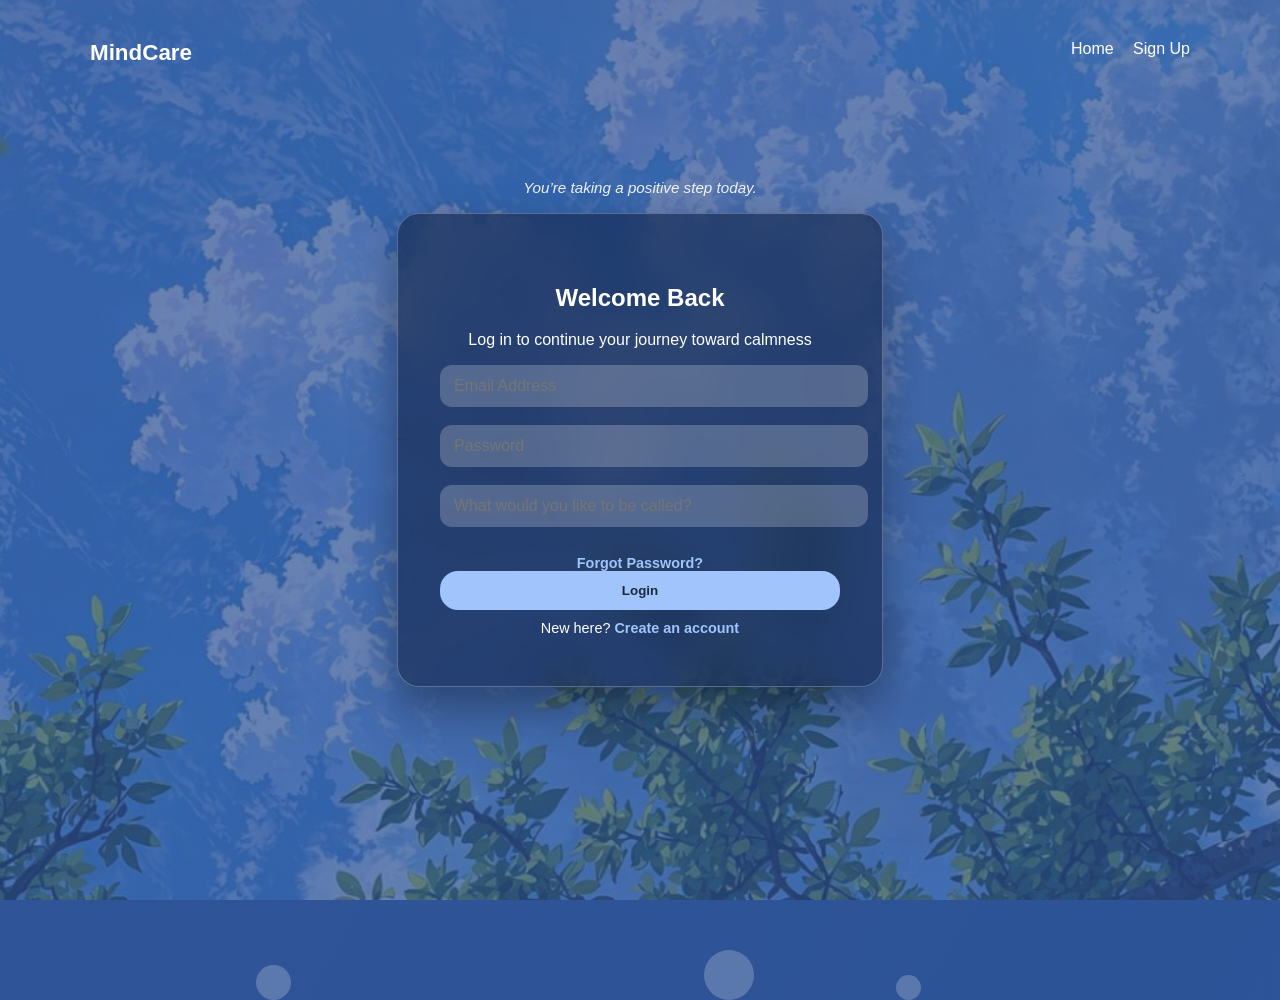
<file: static/login.html>
<!DOCTYPE html>
<html lang="en">
<head>
<meta charset="UTF-8" />
<meta name="viewport" content="width=device-width, initial-scale=1.0">
<title>MindCare | Login</title>
<link rel="icon" type="image/x-icon" href="favi.ico">
<link href="https://unpkg.com/aos@2.3.1/dist/aos.css" rel="stylesheet">

<style>
/* -----------------------------------------------------
   GLOBAL BACKGROUND
----------------------------------------------------- */
body {
  margin: 0;
  font-family: 'Nunito', sans-serif;
  height: 100vh;
  display: flex;
  justify-content: center;
  align-items: center;
  overflow: hidden;
  background: linear-gradient(120deg, #305497, #2A5298);
  background-size: 200% 200%;
  animation: gradientFlow 18s ease infinite;
  position: relative;
  color: #fff;
}

@keyframes gradientFlow {
  0% { background-position: 0% 50%; }
  50% { background-position: 100% 50%; }
  100% { background-position: 0% 50%; }
}

body::before {
  content: "";
  background: url("pic20.jpeg") no-repeat center center/cover;
  opacity: 0.28;
  position: fixed;
  inset: 0;
  z-index: 0;
}

/* -----------------------------------------------------
   TOP HEADER
----------------------------------------------------- */
.top-floating {
  position: fixed;
  top: 40px;
  left: 50%;
  transform: translateX(-50%);
  width: 90%;
  max-width: 1100px;
  display: flex;
  justify-content: space-between;
  z-index: 100;
}

.top-floating .logo {
  font-size: 1.4rem;
  font-weight: bold;
}

.top-floating a {
  color: #fff;
  margin-left: 15px;
  font-size: 1rem;
  text-decoration: none;
}

.top-floating a:hover {
  color: #A1C4FD;
}

/* -----------------------------------------------------
   BUBBLES
----------------------------------------------------- */
.bubble {
  position: absolute;
  bottom: -100px;
  background: rgba(255,255,255,0.22);
  border-radius: 50%;
  animation: rise 16s infinite ease-in;
}

@keyframes rise {
  from { transform: translateY(0); opacity: 1; }
  to { transform: translateY(-110vh); opacity: 0; }
}

/* -----------------------------------------------------
   CARD
----------------------------------------------------- */
.login-box {
  background: rgba(20, 40, 80, 0.65);
  backdrop-filter: blur(18px);
  border: 1px solid rgba(255,255,255,0.25);
  padding: 50px 42px;
  border-radius: 22px;
  width: 400px;
  box-shadow: 0 20px 45px rgba(0,0,0,0.35);
  text-align: center;
  position: relative;
  z-index: 5;
}

/* -----------------------------------------------------
   AFFIRMATION
----------------------------------------------------- */
.affirmation {
  position: absolute;
  top: -35px;
  left: 50%;
  transform: translateX(-50%);
  opacity: .9;
  font-style: italic;
  font-size: .95rem;
  animation: fade 8s infinite ease-in-out;
}

@keyframes fade {
  0%,100% { opacity: 0; }
  50% { opacity: 1; }
}

/* -----------------------------------------------------
   FORM
----------------------------------------------------- */
input {
  width: 100%;
  padding: 12px 14px;
  border: none;
  border-radius: 12px;
  background: rgba(255,255,255,0.22);
  color: #fff;
  margin-bottom: 18px;
  font-size: 1rem;
  outline: none;
  transition: 0.3s;
}

input:focus {
  background: rgba(0,0,0,0.35);
  box-shadow: 0 0 8px rgba(161,196,253,0.7);
}

button {
  width: 100%;
  padding: 12px;
  border-radius: 18px;
  border: none;
  background: #A1C4FD;
  color: #1a293b;
  font-weight: bold;
  cursor: pointer;
  transition: .3s;
}

button:hover {
  background: #fff;
  transform: scale(1.05);
}

/* Google button */
.google-btn {
  margin-top: 12px;
  width: 100%;
  background: #fff;
  color: #2C3E50;
  font-weight: 600;
  border-radius: 25px;
  padding: 11px;
  display: flex;
  align-items: center;
  justify-content: center;
  gap: 8px;
  cursor: pointer;
  transition: 0.3s;
  border: none;
}

.google-btn:hover {
  background: #f2f2f2;
  transform: scale(1.03);
}

.google-btn img {
  width: 19px;
}

/* Links */
.signup-link, .forgot-link {
  margin-top: 10px;
  font-size: 0.9rem;
}

.signup-link a, .forgot-link a {
  color: #A1C4FD;
  font-weight: bold;
  text-decoration: none;
}
</style>
</head>

<body>

<!-- HEADER -->
<div class="top-floating">
  <div class="logo">MindCare</div>
  <div>
    <a href="/static/index.html">Home</a>
    <a href="/static/signup.html">Sign Up</a>
  </div>
</div>

<!-- Bubbles -->
<div class="bubble" style="width:35px;height:35px;left:20%;animation-delay:0s;"></div>
<div class="bubble" style="width:50px;height:50px;left:55%;animation-delay:2s;"></div>
<div class="bubble" style="width:25px;height:25px;left:70%;animation-delay:4s;"></div>

<!-- CARD -->
<div class="login-box" data-aos="fade-up">

  <div class="affirmation" id="affirmText">You’re taking a positive step today.</div>

  <h2>Welcome Back</h2>
  <p>Log in to continue your journey toward calmness</p>

  <form onsubmit="handleLogin(event)">
    <input type="email" id="email" placeholder="Email Address" required>
    <input type="password" id="pass" placeholder="Password" required>

    <input type="text" id="calledName" placeholder="What would you like to be called?" required>

    <div class="forgot-link">
      <a href="/static/reset-password.html">Forgot Password?</a>
    </div>

    <button>Login</button>
  </form>

  <!--<button class="google-btn">
    <img src="https://www.svgrepo.com/show/475656/google-color.svg">
    Continue with Google
  </button> -->

  <div class="signup-link">
    New here? <a href="/static/signup.html">Create an account</a>
  </div>
</div>

<script src="https://unpkg.com/aos@2.3.1/dist/aos.js"></script>
<script>
AOS.init({ duration: 1000 });

/* Affirmation text */
const affirmations = [
  "You're taking a positive step today.",
  "Your mind deserves a moment of peace.",
  "Small progress is still progress.",
  "Awareness is the beginning of growth."
];

let i = 0;
setInterval(() => {
  i = (i + 1) % affirmations.length;
  document.getElementById("affirmText").textContent = affirmations[i];
}, 8000);

async function handleLogin(e){
  e.preventDefault();

  const emailValue = document.getElementById("email").value;
  const passValue = document.getElementById("pass").value;
  const calledNameValue = document.getElementById("calledName").value;

  const res = await fetch("http://localhost:5000/login", {
    method: "POST",
    headers: { "Content-Type": "application/json" },
    body: JSON.stringify({
      email: emailValue,
      password: passValue
    })
  });

  const data = await res.json();

  if (!res.ok) {
    alert(data.error);
    return;
  }

  localStorage.setItem("mindcareUser", JSON.stringify({
    user_id: data.user_id,   // ADD THIS
    email: data.email,
    calledName: calledNameValue,
    loginTime: Date.now()
  }));


  window.location.href = "/static/dashboard.html";
}
</script>

</body>
</html>
</file>
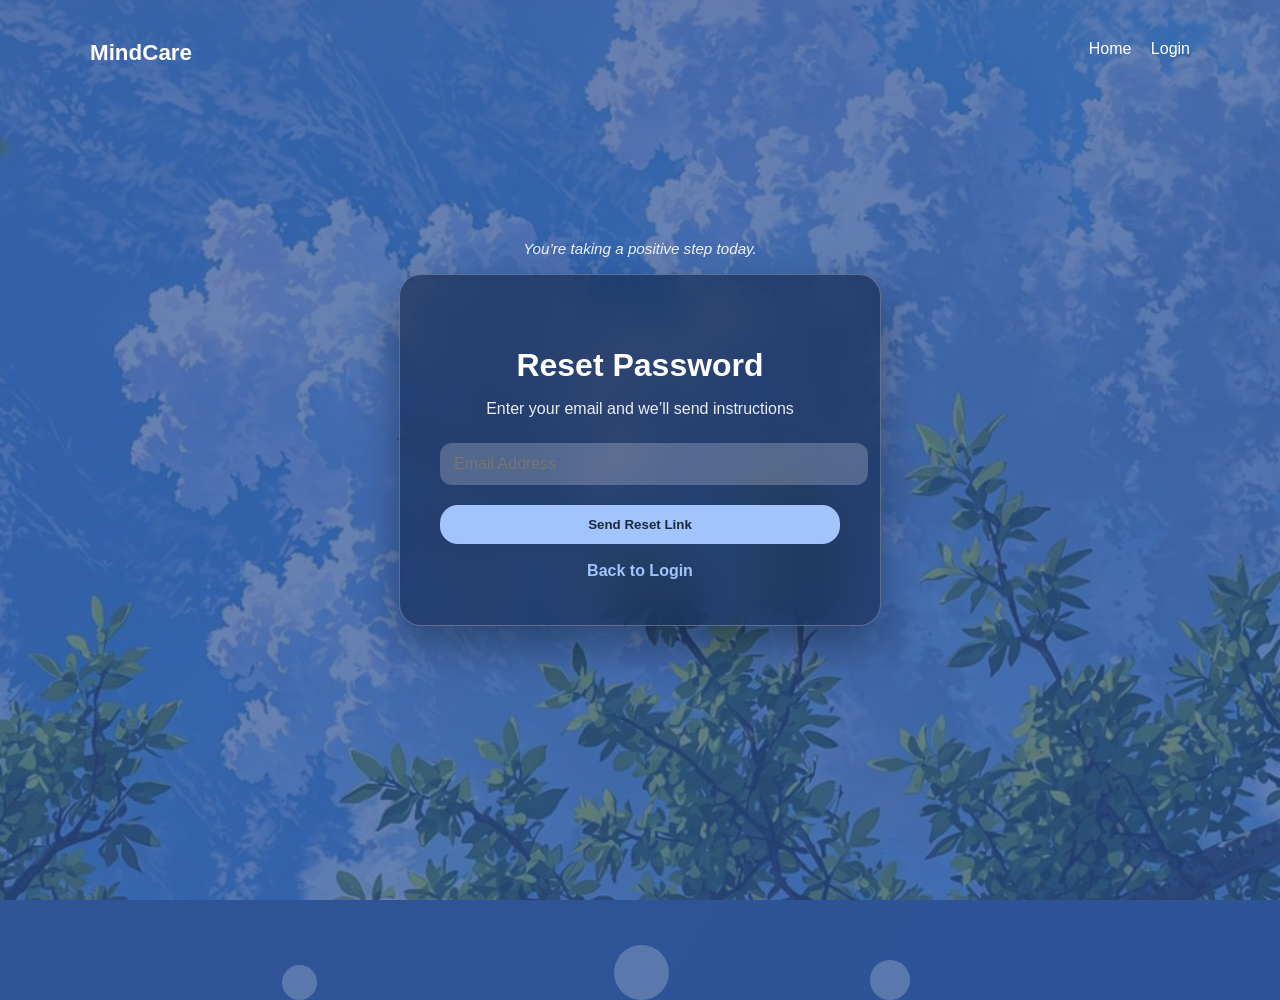
<file: static/reset-password.html>
<!DOCTYPE html>
<html lang="en">
<head>
<meta charset="UTF-8">
<meta name="viewport" content="width=device-width, initial-scale=1.0">
<title>MindCare | Reset Password</title>
<link rel="icon" type="image/x-icon" href="favi.ico">
<link href="https://unpkg.com/aos@2.3.1/dist/aos.css" rel="stylesheet">

<style>
/* -----------------------------------------------------
   GLOBAL BACKGROUND
----------------------------------------------------- */
body {
  margin: 0;
  font-family: 'Nunito', sans-serif;
  height: 100vh;
  display: flex;
  justify-content: center;
  align-items: center;
  overflow: hidden;
  background: linear-gradient(120deg, #305497, #2A5298);
  background-size: 200% 200%;
  animation: gradientFlow 18s ease infinite;
  position: relative;
  color: #fff;
}

@keyframes gradientFlow {
  0% { background-position: 0% 50%; }
  50% { background-position: 100% 50%; }
  100% { background-position: 0% 50%; }
}

body::before {
  content: "";
  background: url("pic20.jpeg") no-repeat center center/cover;
  opacity: 0.28;
  position: fixed;
  inset: 0;
  z-index: 0;
}

/* -----------------------------------------------------
   TOP HEADER (same as login/signup)
----------------------------------------------------- */
.top-floating {
  position: fixed;
  top: 40px;
  left: 50%;
  transform: translateX(-50%);
  width: 90%;
  max-width: 1100px;
  display: flex;
  justify-content: space-between;
  z-index: 100;
}

.top-floating .logo {
  font-size: 1.4rem;
  font-weight: bold;
}

.top-floating a {
  color: #fff;
  margin-left: 15px;
  font-size: 1rem;
  text-decoration: none;
}

.top-floating a:hover {
  color: #A1C4FD;
}

/* -----------------------------------------------------
   BUBBLES
----------------------------------------------------- */
.bubble {
  position: absolute;
  bottom: -100px;
  background: rgba(255,255,255,0.22);
  border-radius: 50%;
  animation: rise 16s infinite ease-in;
}

@keyframes rise {
  from { transform: translateY(0); opacity: 1; }
  to { transform: translateY(-110vh); opacity: 0; }
}

/* -----------------------------------------------------
   CARD
----------------------------------------------------- */
.reset-box {
  background: rgba(20, 40, 80, 0.65);
  backdrop-filter: blur(18px);
  border: 1px solid rgba(255,255,255,0.25);
  width: 400px;
  padding: 45px 40px;
  border-radius: 22px;
  text-align: center;
  box-shadow: 0 20px 45px rgba(0,0,0,0.35);
  z-index: 5;
  position: relative;
}

/* -----------------------------------------------------
   AFFIRMATION
----------------------------------------------------- */
.affirmation {
  position: absolute;
  top: -35px;
  left: 50%;
  transform: translateX(-50%);
  opacity: .9;
  font-style: italic;
  font-size: .95rem;
  animation: fade 8s infinite ease-in-out;
}

@keyframes fade {
  0%,100% { opacity: 0; }
  50% { opacity: 1; }
}

/* -----------------------------------------------------
   FORM
----------------------------------------------------- */
h2 {
  margin-bottom: 10px;
  font-size: 2rem;
  font-weight: 700;
}

p {
  opacity: 0.9;
  margin-bottom: 25px;
}

input {
  width: 100%;
  padding: 12px 14px;
  border-radius: 12px;
  border: none;
  background: rgba(255,255,255,0.22);
  color: #fff;
  margin-bottom: 20px;
  font-size: 1rem;
  outline: none;
}

input:focus {
  background: rgba(0,0,0,0.35);
  box-shadow: 0 0 8px rgba(161,196,253,0.7);
}

/* BUTTON */
button {
  width: 100%;
  padding: 12px;
  border-radius: 18px;
  border: none;
  background: #A1C4FD;
  color: #1a293b;
  font-weight: bold;
  cursor: pointer;
  transition: .3s;
}

button:hover {
  background: #fff;
  transform: scale(1.05);
}

/* BACK LINK */
.back {
  margin-top: 18px;
}

.back a {
  color: #A1C4FD;
  text-decoration: none;
  font-weight: bold;
}
</style>
</head>
<body>

<!-- HEADER -->
<div class="top-floating">
  <div class="logo">MindCare</div>
  <div>
    <a href="index.html">Home</a>
    <a href="login.html">Login</a>
  </div>
</div>

<!-- Bubbles -->
<div class="bubble" style="width:35px;height:35px;left:22%;animation-delay:0s;"></div>
<div class="bubble" style="width:55px;height:55px;left:48%;animation-delay:3s;"></div>
<div class="bubble" style="width:40px;height:40px;left:68%;animation-delay:1.5s;"></div>

<!-- RESET CARD -->
<div class="reset-box" data-aos="fade-up">

  <div class="affirmation" id="affirmText">You’re taking a positive step today.</div>

  <h2>Reset Password</h2>
  <p>Enter your email and we’ll send instructions</p>

  <form onsubmit="submitReset(event)">
    <input type="email" id="resetEmail" placeholder="Email Address" required>
    <button>Send Reset Link</button>
  </form>

  <div class="back">
    <a href="login.html">Back to Login</a>
  </div>
</div>

<script src="https://unpkg.com/aos@2.3.1/dist/aos.js"></script>
<script>
AOS.init({ duration: 1000 });

/* Affirmation cycling (same as signup & login) */
const affirmations = [
  "You're taking a positive step today.",
  "Your mind deserves a moment of peace.",
  "Small progress is still progress.",
  "Awareness is the beginning of growth."
];

let i = 0;
setInterval(() => {
  i = (i + 1) % affirmations.length;
  document.getElementById("affirmText").textContent = affirmations[i];
}, 8000);

function submitReset(e){
  e.preventDefault();
  alert("A reset link has been sent to your email.");
  window.location.href = "login.html";
}
</script>

</body>
</html>
</file>
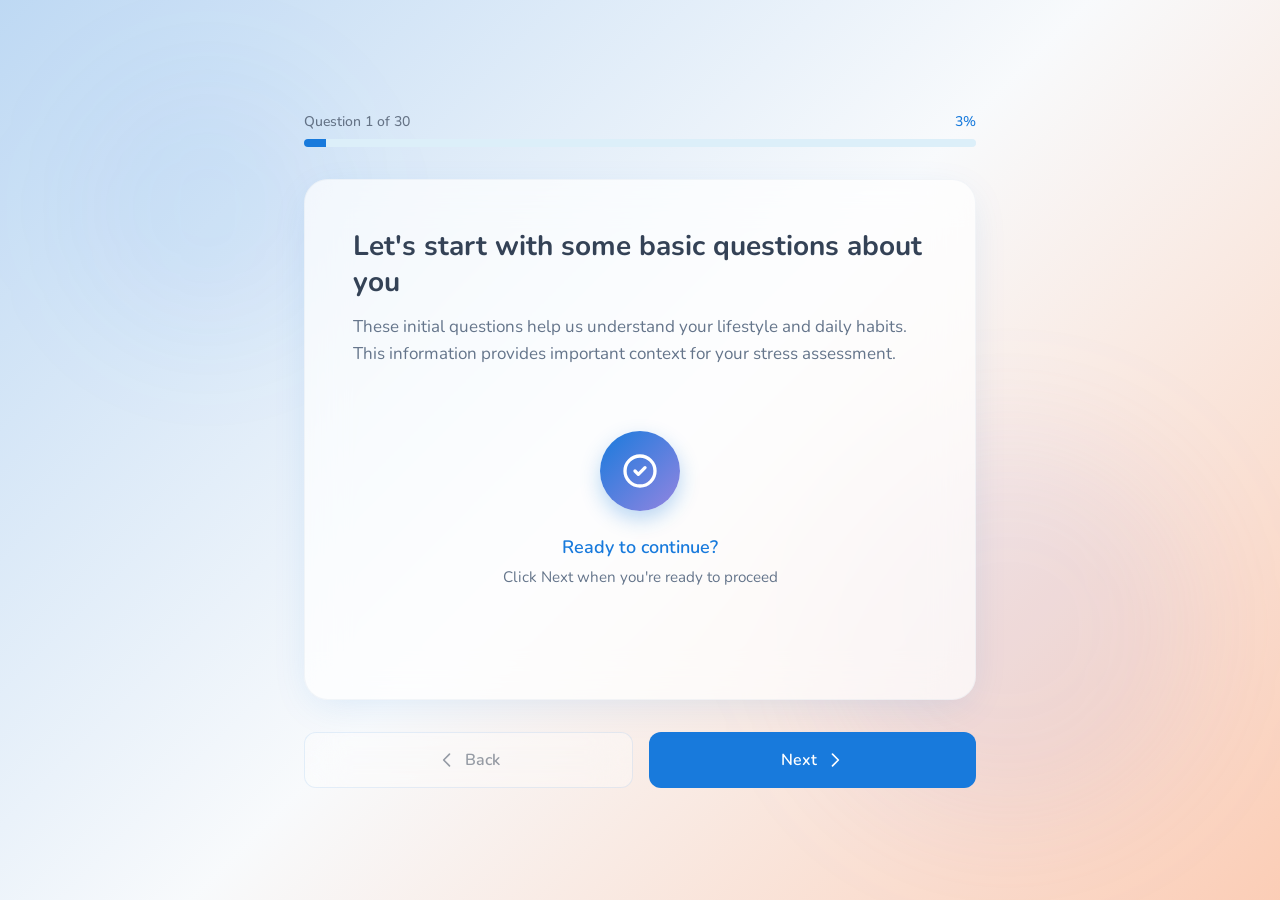
<file: static/stress.html>
<!DOCTYPE html>
<html lang="en">
<head>
    <meta charset="UTF-8">
    <meta name="viewport" content="width=device-width, initial-scale=1.0">
    <title>MindCare - Stress Assessment</title>
    <meta name="description" content="A gentle, supportive space for stress self-assessment">
    <script src="https://cdn.plot.ly/plotly-latest.min.js"></script>
    <link rel="preconnect" href="https://fonts.googleapis.com">
    <link rel="preconnect" href="https://fonts.gstatic.com" crossorigin>
    <link href="https://fonts.googleapis.com/css2?family=Nunito:wght@300;400;600;700;800&display=swap" rel="stylesheet">
    <link rel="icon" type="image/x-icon" href="favi.ico">
    
    <style>
        * {
            margin: 0;
            padding: 0;
            box-sizing: border-box;
        }

        :root {
            --background: 210 40% 98%;
            --foreground: 215 25% 27%;
            --primary: 210 80% 48%;
            --primary-foreground: 0 0% 100%;
            --secondary: 200 70% 92%;
            --muted-foreground: 215 16% 47%;
            --border: 210 30% 88%;
            --calm-blue-light: 210 70% 85%;
            --calm-peach: 20 90% 85%;
            --calm-purple: 250 60% 70%;
            --glass-bg: hsla(0, 0%, 100%, 0.7);
            --glass-border: hsla(210, 30%, 88%, 0.3);
        }

        body {
            font-family: 'Nunito', system-ui, -apple-system, sans-serif;
            background: linear-gradient(135deg, hsl(var(--calm-blue-light)) 0%, hsl(var(--background)) 50%, hsl(var(--calm-peach)) 100%);
            min-height: 100vh;
            display: flex;
            align-items: center;
            justify-content: center;
            padding: 1rem;
            color: hsl(var(--foreground));
            position: relative;
            overflow-x: hidden;
        }

        .bg-decoration {
            position: absolute;
            pointer-events: none;
            z-index: 0;
        }

        .bg-decoration-1 {
            top: 5rem;
            left: 5rem;
            width: 16rem;
            height: 16rem;
            background: hsla(210, 80%, 48%, 0.05);
            border-radius: 50%;
            filter: blur(60px);
        }

        .bg-decoration-2 {
            bottom: 5rem;
            right: 5rem;
            width: 24rem;
            height: 24rem;
            background: hsla(250, 60%, 70%, 0.1);
            border-radius: 50%;
            filter: blur(60px);
        }

        .container {
            width: 100%;
            max-width: 42rem;
            position: relative;
            z-index: 10;
        }

        .progress-section {
            margin-bottom: 2rem;
        }

        .progress-header {
            display: flex;
            justify-content: space-between;
            align-items: center;
            margin-bottom: 0.5rem;
            font-size: 0.875rem;
            font-weight: 500;
        }

        .progress-text {
            color: hsla(215, 25%, 27%, 0.7);
        }

        .progress-percent {
            color: hsl(var(--primary));
        }

        .progress-bar-container {
            width: 100%;
            height: 0.5rem;
            background: hsl(var(--secondary));
            border-radius: 9999px;
            overflow: hidden;
        }

        .progress-bar {
            height: 100%;
            background: hsl(var(--primary));
            transition: width 0.3s cubic-bezier(0.4, 0, 0.2, 1);
        }

        .card {
            background: var(--glass-bg);
            backdrop-filter: blur(20px);
            -webkit-backdrop-filter: blur(20px);
            border: 1px solid var(--glass-border);
            box-shadow: 0 10px 40px -10px hsla(210, 80%, 48%, 0.15);
            border-radius: 1.5rem;
            padding: 3rem;
            transition: all 0.3s cubic-bezier(0.4, 0, 0.2, 1);
        }

        .card.animating {
            opacity: 0;
            transform: scale(0.98);
        }

        .question-header {
            margin-bottom: 2rem;
        }

        .question-title {
            font-size: 1.75rem;
            font-weight: 700;
            color: hsl(var(--foreground));
            margin-bottom: 0.75rem;
            line-height: 1.3;
        }

        .question-description {
            font-size: 1.0625rem;
            color: hsl(var(--muted-foreground));
            line-height: 1.6;
        }

        .input-container {
            margin-bottom: 2rem;
        }

        .input-field {
            width: 100%;
            padding: 0.875rem 1.25rem;
            font-size: 1rem;
            font-family: 'Nunito', sans-serif;
            border: 2px solid hsl(var(--border));
            border-radius: 0.75rem;
            background: hsla(0, 0%, 100%, 0.8);
            color: hsl(var(--foreground));
            transition: all 0.2s ease;
        }

        .input-field:focus {
            outline: none;
            border-color: hsl(var(--primary));
            box-shadow: 0 0 0 3px hsla(210, 80%, 48%, 0.1);
        }

        .select-field {
            width: 100%;
            padding: 0.875rem 1.25rem;
            font-size: 1rem;
            font-family: 'Nunito', sans-serif;
            border: 2px solid hsl(var(--border));
            border-radius: 0.75rem;
            background: hsla(0, 0%, 100%, 0.8);
            color: hsl(var(--foreground));
            cursor: pointer;
            transition: all 0.2s ease;
        }

        .select-field:focus {
            outline: none;
            border-color: hsl(var(--primary));
            box-shadow: 0 0 0 3px hsla(210, 80%, 48%, 0.1);
        }

        .slider-container {
            padding: 1rem 0;
        }

        .slider-value {
            text-align: center;
            font-size: 2rem;
            font-weight: 700;
            color: hsl(var(--primary));
            margin-bottom: 1.5rem;
        }

        .slider {
            width: 100%;
            height: 0.5rem;
            border-radius: 9999px;
            background: hsl(var(--secondary));
            outline: none;
            -webkit-appearance: none;
        }

        .slider::-webkit-slider-thumb {
            -webkit-appearance: none;
            appearance: none;
            width: 1.75rem;
            height: 1.75rem;
            border-radius: 50%;
            background: hsl(var(--primary));
            cursor: pointer;
            box-shadow: 0 2px 8px hsla(210, 80%, 48%, 0.4);
            transition: all 0.2s ease;
        }

        .slider::-webkit-slider-thumb:hover {
            transform: scale(1.1);
            box-shadow: 0 4px 12px hsla(210, 80%, 48%, 0.5);
        }

        .slider::-moz-range-thumb {
            width: 1.75rem;
            height: 1.75rem;
            border-radius: 50%;
            background: hsl(var(--primary));
            cursor: pointer;
            border: none;
            box-shadow: 0 2px 8px hsla(210, 80%, 48%, 0.4);
            transition: all 0.2s ease;
        }

        .slider::-moz-range-thumb:hover {
            transform: scale(1.1);
            box-shadow: 0 4px 12px hsla(210, 80%, 48%, 0.5);
        }

        .yesno-group {
            display: flex;
            gap: 1rem;
        }

        .yesno-btn {
            flex: 1;
            padding: 1rem;
            font-size: 1.0625rem;
            font-weight: 600;
            font-family: 'Nunito', sans-serif;
            border: 2px solid hsl(var(--border));
            border-radius: 0.75rem;
            background: hsla(0, 0%, 100%, 0.6);
            color: hsl(var(--foreground));
            cursor: pointer;
            transition: all 0.2s ease;
        }

        .yesno-btn:hover {
            border-color: hsl(var(--primary));
            background: hsla(0, 0%, 100%, 0.9);
        }

        .yesno-btn.selected {
            background: hsl(var(--primary));
            color: hsl(var(--primary-foreground));
            border-color: hsl(var(--primary));
        }

        .pss-group {
            display: flex;
            flex-direction: column;
            gap: 0.75rem;
        }

        .pss-option {
            position: relative;
        }

        .pss-input {
            position: absolute;
            opacity: 0;
            cursor: pointer;
        }

        .pss-label {
            display: flex;
            align-items: center;
            gap: 1rem;
            padding: 1rem 1.25rem;
            border: 2px solid hsl(var(--border));
            border-radius: 0.75rem;
            background: hsla(0, 0%, 100%, 0.6);
            cursor: pointer;
            transition: all 0.2s ease;
        }

        .pss-label:hover {
            border-color: hsl(var(--primary));
            background: hsla(0, 0%, 100%, 0.9);
        }

        .pss-input:checked + .pss-label {
            background: hsl(var(--primary));
            color: hsl(var(--primary-foreground));
            border-color: hsl(var(--primary));
        }

        .pss-score {
            display: flex;
            align-items: center;
            justify-content: center;
            min-width: 2.5rem;
            height: 2.5rem;
            font-weight: 700;
            font-size: 1.125rem;
            border-radius: 0.5rem;
            background: hsla(210, 80%, 48%, 0.1);
        }

        .pss-input:checked + .pss-label .pss-score {
            background: hsla(0, 0%, 100%, 0.25);
        }

        .pss-text {
            flex: 1;
            font-size: 1rem;
        }

        .navigation {
            display: flex;
            gap: 1rem;
            margin-top: 2rem;
        }

        .btn {
            flex: 1;
            padding: 1rem 1.5rem;
            font-size: 1rem;
            font-weight: 600;
            font-family: 'Nunito', sans-serif;
            border: none;
            border-radius: 0.75rem;
            cursor: pointer;
            display: flex;
            align-items: center;
            justify-content: center;
            gap: 0.5rem;
            transition: all 0.2s ease;
        }

        .btn:disabled {
            opacity: 0.5;
            cursor: not-allowed;
        }

        .btn-back {
            background: var(--glass-bg);
            backdrop-filter: blur(20px);
            border: 1px solid hsla(210, 80%, 48%, 0.2);
            color: hsl(var(--foreground));
        }

        .btn-back:hover:not(:disabled) {
            border-color: hsla(210, 80%, 48%, 0.4);
        }

        .btn-next {
            background: hsl(var(--primary));
            color: hsl(var(--primary-foreground));
        }

        .btn-next:hover:not(:disabled) {
            background: hsla(210, 80%, 48%, 0.9);
        }

        .icon {
            width: 1.25rem;
            height: 1.25rem;
        }

        @media (max-width: 768px) {
            .card {
                padding: 2rem;
            }

            .question-title {
                font-size: 1.5rem;
            }

            .question-description {
                font-size: 1rem;
            }
        }
        #results {
        display: none;
        margin-top: 1.5rem;
        padding: 1rem;
        background: rgba(255,255,255,0.9);
        border-radius: 12px;
        }
        #shap-img { max-width: 100%; border-radius: 8px; margin-top: 0.5rem; }
        .loader-hourglass {
            width: 50px;
            height: 50px;
            border: 4px solid rgba(0,0,0,0.15);
            border-top-color: hsl(var(--primary));
            border-radius: 50%;
            animation: spin 1s infinite linear;
        }

        @keyframes spin {
            from { transform: rotate(0deg); }
            to   { transform: rotate(360deg); }
        }
    </style>
</head>
<div id="loading-overlay"
     style="
        position: fixed;
        top: 0;
        left: 0;
        width: 100vw;
        height: 100vh;
        background: rgba(255,255,255,0.7);
        backdrop-filter: blur(6px);
        display: none;
        align-items: center;
        justify-content: center;
        z-index: 9999;
     ">
     
    <div style="display:flex; flex-direction:column; align-items:center; gap:1rem;">
        
        <!-- 🔹 ANIMATED HOURGLASS -->
        <div class="loader-hourglass"></div>

        <div style="
            background: white;
            padding: 1.2rem 2rem;
            border-radius: 12px;
            font-size: 1.3rem;
            font-weight: 700;
            box-shadow: 0 6px 25px rgba(0,0,0,0.15);
            text-align:center;
        ">
            Analyzing your results... please wait 💙
        </div>

    </div>
</div>
<body>
    <div class="bg-decoration bg-decoration-1"></div>
    <div class="bg-decoration bg-decoration-2"></div>

    <div class="container" id="question-container">
        <div class="progress-section">
            <div class="progress-header">
                <span class="progress-text" id="progress-text">Question 1 of 30</span>
                <span class="progress-percent" id="progress-percent">3%</span>
            </div>
            <div class="progress-bar-container">
                <div class="progress-bar" id="progress-bar" style="width: 3%"></div>
            </div>
        </div>

        <div class="card" id="flash-card">
            <div class="question-header">
                <h2 class="question-title" id="question-title">Loading...</h2>
                <p class="question-description" id="question-description">Please wait...</p>
            </div>

            <div class="input-container" id="input-container">
                <!-- Dynamic input will be inserted here -->
            </div>
        </div>

        <div class="navigation">
            <button class="btn btn-back" id="btn-back" onclick="handleBack()" disabled>
                <svg class="icon" fill="none" stroke="currentColor" viewBox="0 0 24 24">
                    <path stroke-linecap="round" stroke-linejoin="round" stroke-width="2" d="M15 19l-7-7 7-7"/>
                </svg>
                Back
            </button>

            <button class="btn btn-next" id="btn-next" onclick="handleNext()" disabled>
                <span id="btn-text">Next</span>
                <svg class="icon" id="btn-icon" fill="none" stroke="currentColor" viewBox="0 0 24 24">
                    <path stroke-linecap="round" stroke-linejoin="round" stroke-width="2" d="M9 5l7 7-7 7"/>
                </svg>
            </button>
        </div>
    </div>

    <!-- Results panel appended at the end of container -->
    <div id="results">
        <h3>Assessment Results</h3>
        <p id="pred-text"></p>
        <p id="prob-text"></p>
        <p id="pss-text"></p>
        <h4>Summary</h4>
        <p id="summary-text"></p>
        <h4>Recommendations</h4>
        <ul id="rec-list"></ul>
        <h4>SHAP Explanation</h4>
        <div id="shap-chart" style="width: 100%; height: 500px;"></div>

        <!-- Where advice appears -->
        <div id="shap-advice" 
            style="margin-top: 1rem; font-size:1.1rem; font-weight:600; color:#2a3c6b;">
        </div>
        <!-- Go to Dashboard Button -->
        <div style="text-align:center; margin-top: 2rem;">
            <button 
                onclick="goToDashboard()" 
                style="
                    padding: 12px 22px;
                    border-radius: 14px;
                    border: none;
                    background: hsl(var(--primary));
                    color: white;
                    font-weight: 700;
                    font-size: 1.1rem;
                    cursor: pointer;
                    box-shadow: 0 4px 12px rgba(0,0,0,0.2);
                    transition: 0.25s;
                "
                onmouseover="this.style.background='hsla(210,80%,48%,0.85)'"
                onmouseout="this.style.background='hsl(var(--primary))'"
            >
                Go to Dashboard →
            </button>
        </div>
    </div>

    <script>
        function goToDashboard() {
            window.location.href = "/static/dashboard.html";
        }
        const questions = [
            {
                id: "intro",
                q: "Let's start with some basic questions about you",
                d: "These initial questions help us understand your lifestyle and daily habits. This information provides important context for your stress assessment.",
                type: "transition",
            },
            {
                id: "age",
                q: "What is your age?",
                d: "Age helps us understand different life stages and their unique stressors.",
                type: "number",
                min: 10,
                max: 120,
            },
            {
                id: "gender",
                q: "What is your gender?",
                d: "This helps us provide more personalized insights about stress patterns.",
                type: "select",
                options: ["Male", "Female"],
            },
            {
                id: "marital_status",
                q: "What is your marital status?",
                d: "Relationship status can influence stress levels and support systems.",
                type: "select",
                options: ["Single", "Married", "Divorced"],
            },
            {
                id: "sleep_duration",
                q: "How many hours do you sleep per night?",
                d: "Sleep is crucial for managing stress and maintaining emotional balance.",
                type: "slider",
                min: 0,
                max: 12,
                unit: "hours",
            },
            {
                id: "sleep_quality",
                q: "How would you rate your sleep quality?",
                d: "Quality of sleep is just as important as quantity for stress management.",
                type: "slider",
                min: 1,
                max: 10,
                unit: "",
            },
            {
                id: "physical_activity",
                q: "How many days per week do you exercise?",
                d: "Regular exercise is a powerful tool for reducing stress and improving mood.",
                type: "slider",
                min: 0,
                max: 7,
                unit: "days/week",
            },
            {
                id: "screen_time",
                q: "How many hours per day is your screen time?",
                d: "Excessive screen time can contribute to stress and affect mental well-being.",
                type: "slider",
                min: 0,
                max: 16,
                unit: "hrs/day",
            },
            {
                id: "caffeine",
                q: "How many cups of caffeine do you drink daily?",
                d: "Caffeine intake can affect stress levels and sleep quality.",
                type: "slider",
                min: 0,
                max: 10,
                unit: "cups/day",
            },
            {
                id: "alcohol",
                q: "How many alcoholic drinks do you consume per week?",
                d: "Alcohol consumption patterns can impact stress and overall mental health.",
                type: "slider",
                min: 0,
                max: 50,
                unit: "drinks/week",
            },
            {
                id: "smoking",
                q: "Do you smoke?",
                d: "Smoking can affect how your body responds to stress.",
                type: "yesno",
            },
            {
                id: "work_hours",
                q: "How many hours do you work per week?",
                d: "Work hours directly impact stress levels and work-life balance.",
                type: "number",
                min: 0,
                max: 100,
            },
            {
                id: "travel_time",
                q: "How many hours per day do you travel or commute?",
                d: "Long commutes can add significant stress to your daily routine.",
                type: "slider",
                min: 0,
                max: 6,
                unit: "hrs/day",
            },
            {
                id: "social_events",
                q: "How many social events do you attend per week?",
                d: "Social connections can help buffer against stress, but balance is key.",
                type: "slider",
                min: 0,
                max: 14,
                unit: "events/week",
            },
            {
                id: "meditation",
                q: "Do you practice meditation?",
                d: "Meditation is a proven technique for managing stress and promoting calm.",
                type: "yesno",
            },
            {
                id: "exercise_type",
                q: "What type of exercise do you prefer?",
                d: "Different types of exercise offer unique benefits for stress management.",
                type: "select",
                options: ["Yoga", "Cardio", "Strength Training", "Pilates", "Aerobics", "Meditation", "Walking"],
            },
            {
                id: "blood_pressure",
                q: "What is your blood pressure?",
                d: "Blood pressure can be an indicator of stress impact on your physical health. (Normal Systolic : Less than 120 mmHg)",
                type: "number",
                min: 70,
                max: 200,
                unit: "mmHg",
            },
            {
                id: "cholesterol",
                q: "What is your cholesterol level?",
                d: "Cholesterol levels can be influenced by chronic stress. (Normal Cholesterol : Less than 200 mg/dL)",
                type: "number",
                min: 100,
                max: 400,
                unit: "mg/dL",
            },
            {
                id: "blood_sugar",
                q: "What is your blood sugar level?",
                d: "Stress can affect blood sugar regulation and metabolic health. (Normal Fasting Blood Sugar : Less than 100 mg/dL)",
                type: "number",
                min: 60,
                max: 400,
                unit: "mg/dL",
            },
            {
                id: "transition_pss",
                q: "Moving to the next stage: PSS-10 Assessment",
                d: "Now we'll explore your stress levels with the Perceived Stress Scale (PSS-10). These questions help measure how unpredictable, uncontrollable, and overloaded you find your life.",
                type: "transition",
            },
            // PSS-10 Questions
            {
                id: "pss1",
                q: "In the last month, how often have you been upset because of something that happened unexpectedly?",
                d: "Unexpected events can disrupt our sense of control and create stress.",
                type: "pss",
            },
            {
                id: "pss2",
                q: "In the last month, how often have you felt that you were unable to control the important things in your life?",
                d: "Feeling a lack of control over important aspects of life is a key indicator of stress.",
                type: "pss",
            },
            {
                id: "pss3",
                q: "In the last month, how often have you felt nervous and stressed?",
                d: "Persistent nervousness and stress can significantly impact daily functioning.",
                type: "pss",
            },
            {
                id: "pss4",
                q: "In the last month, how often have you felt confident about your ability to handle your personal problems?",
                d: "Confidence in handling problems reflects resilience and coping capacity.",
                type: "pss",
            },
            {
                id: "pss5",
                q: "In the last month, how often have you felt that things were going your way?",
                d: "Feeling things are going well indicates positive stress management.",
                type: "pss",
            },
            {
                id: "pss6",
                q: "In the last month, how often have you found that you could not cope with all the things that you had to do?",
                d: "Feeling overwhelmed by tasks is a common sign of high stress levels.",
                type: "pss",
            },
            {
                id: "pss7",
                q: "In the last month, how often have you been able to control irritations in your life?",
                d: "Managing irritations shows emotional regulation and stress control.",
                type: "pss",
            },
            {
                id: "pss8",
                q: "In the last month, how often have you felt that you were on top of things?",
                d: "Feeling in control and on top of things reflects good stress management.",
                type: "pss",
            },
            {
                id: "pss9",
                q: "In the last month, how often have you been angered because of things that happened that were outside of your control?",
                d: "Anger from uncontrollable events can indicate difficulty managing stress.",
                type: "pss",
            },
            {
                id: "pss10",
                q: "In the last month, how often have you felt difficulties were piling up so high that you could not overcome them?",
                d: "Feeling overwhelmed by accumulating difficulties is a strong stress indicator.",
                type: "pss",
            },
        ];

        let currentIndex = 0;
        let answers = {};
        let isAnimating = false;

        function renderQuestion() {
            const question = questions[currentIndex];
            
            document.getElementById('question-title').textContent = question.q;
            document.getElementById('question-description').textContent = question.d;
            
            updateProgress();
            renderInput(question);
            updateButtons();
        }

        function renderInput(question) {
            const container = document.getElementById('input-container');
            const value = answers[question.id];
            let html = '';

            switch (question.type) {
                case 'transition':
                    html = `
                        <div style="text-align: center; padding: 2rem 0;">
                            <div style="width: 80px; height: 80px; margin: 0 auto 1.5rem; background: linear-gradient(135deg, hsl(var(--primary)), hsl(var(--calm-purple))); border-radius: 50%; display: flex; align-items: center; justify-content: center; box-shadow: 0 8px 20px hsla(210, 80%, 48%, 0.3);">
                                <svg style="width: 40px; height: 40px; color: white;" fill="none" stroke="currentColor" viewBox="0 0 24 24">
                                    <path stroke-linecap="round" stroke-linejoin="round" stroke-width="2" d="M9 12l2 2 4-4m6 2a9 9 0 11-18 0 9 9 0 0118 0z"/>
                                </svg>
                            </div>
                            <p style="color: hsl(var(--primary)); font-size: 1.125rem; font-weight: 600; margin-bottom: 0.5rem;">Ready to continue?</p>
                            <p style="color: hsl(var(--muted-foreground)); font-size: 0.95rem;">Click Next when you're ready to proceed</p>
                        </div>
                    `;
                    container.innerHTML = html;
                    document.getElementById('btn-next').disabled = false;
                    break;
                
                case 'number':
                    html = `<input type="number" class="input-field" id="input" 
                            min="${question.min}" max="${question.max}" 
                            value="${value || ''}" 
                            placeholder="Enter ${question.unit || 'number'}"
                            oninput="handleInput(this.value)">`;
                    container.innerHTML = html;
                    break;

                case 'select':
                    html = `<select class="select-field" id="input" onchange="handleInput(this.value)">
                            <option value="">Choose an option</option>
                            ${question.options.map(opt => 
                                `<option value="${opt}" ${value === opt ? 'selected' : ''}>${opt}</option>`
                            ).join('')}
                        </select>`;
                    container.innerHTML = html;
                    break;

                case 'slider':
                    const sliderValue =
                        (value !== undefined && value !== null && value !== "") ? Number(value) : question.min;

                    html = `
                        <div class="slider-container">
                            <div class="slider-value" id="slider-value">${sliderValue} ${question.unit || ''}</div>
                            <input type="range" class="slider" id="input"
                                min="${question.min}"
                                max="${question.max}"
                                value="${sliderValue}"
                                oninput="updateSlider(Number(this.value), '${question.unit || ''}')">
                        </div>
                    `;
                    container.innerHTML = html;

                    // always save value (even 0)
                    handleInput(sliderValue);

                    break;

                case 'yesno':
                    html = `
                        <div class="yesno-group">
                            <button class="yesno-btn ${value === 'Yes' ? 'selected' : ''}" 
                                    onclick="handleYesNo('Yes')">Yes</button>
                            <button class="yesno-btn ${value === 'No' ? 'selected' : ''}" 
                                    onclick="handleYesNo('No')">No</button>
                        </div>
                    `;
                    container.innerHTML = html;
                    break;

                case 'pss':
                    const options = [
                        { value: 0, label: 'Never' },
                        { value: 1, label: 'Almost Never' },
                        { value: 2, label: 'Sometimes' },
                        { value: 3, label: 'Fairly Often' },
                        { value: 4, label: 'Very Often' }
                    ];
                    html = `
                        <div class="pss-group">
                            ${options.map(opt => `
                                <div class="pss-option">
                                    <input type="radio" class="pss-input" name="pss" id="pss${opt.value}" 
                                           value="${opt.value}" ${value == opt.value ? 'checked' : ''}
                                           onchange="handleInput(${opt.value})">
                                    <label class="pss-label" for="pss${opt.value}">
                                        <div class="pss-score">${opt.value}</div>
                                        <div class="pss-text">${opt.label}</div>
                                    </label>
                                </div>
                            `).join('')}
                        </div>
                    `;
                    container.innerHTML = html;
                    break;
            }
        }

        function updateSlider(value, unit) {
            value = Number(value);
            document.getElementById('slider-value').textContent = `${value} ${unit}`;
            handleInput(value);
        }

        function handleYesNo(value) {
            handleInput(value);
            
            const buttons = document.querySelectorAll('.yesno-btn');
            buttons.forEach(btn => {
                btn.classList.remove('selected');
                if (btn.textContent === value) {
                    btn.classList.add('selected');
                }
            });
        }

        function handleInput(value) {
            const question = questions[currentIndex];
            answers[question.id] = value;
            updateButtons();
        }

        function updateButtons() {
            const question = questions[currentIndex];
            const hasAnswer = answers[question.id] !== undefined && answers[question.id] !== '';
            
            document.getElementById('btn-back').disabled = currentIndex === 0 || isAnimating;
            document.getElementById('btn-next').disabled = (!hasAnswer && question.type !== 'transition') || isAnimating;
            
            if (currentIndex === questions.length - 1) {
                document.getElementById('btn-text').textContent = 'Submit';
            } else {
                document.getElementById('btn-text').textContent = 'Next';
            }
        }

        function updateProgress() {
            const progress = ((currentIndex + 1) / questions.length) * 100;
            document.getElementById('progress-bar').style.width = `${progress}%`;
            document.getElementById('progress-text').textContent = `Question ${currentIndex + 1} of ${questions.length}`;
            document.getElementById('progress-percent').textContent = `${Math.round(progress)}%`;
        }

        function animateCard(callback) {
            if (isAnimating) return;
            
            isAnimating = true;
            const card = document.getElementById('flash-card');
            card.classList.add('animating');
            
            setTimeout(() => {
                callback();
                card.classList.remove('animating');
                isAnimating = false;

                updateButtons();   // <-- VERY IMPORTANT
            }, 300);
        }

        function mapToMLFeatures(answers) {
        // Map frontend answer keys to ML expected keys (PascalCase)
        return {
            Age: answers.age,
            Gender: answers.gender,
            Marital_Status: answers.marital_status,
            Sleep_Duration: answers.sleep_duration,
            Sleep_Quality: answers.sleep_quality,
            Physical_Activity: answers.physical_activity,
            Screen_Time: answers.screen_time,
            Caffeine_Intake: answers.caffeine,
            Alcohol_Intake: answers.alcohol,
            Smoking_Habit: answers.smoking,
            Work_Hours: answers.work_hours,
            Travel_Time: answers.travel_time,
            Social_Interactions: answers.social_events,
            Meditation_Practice: answers.meditation,
            Exercise_Type: answers.exercise_type,
            Blood_Pressure: answers.blood_pressure,
            Cholesterol_Level: answers.cholesterol,
            Blood_Sugar_Level: answers.blood_sugar
        };
        }

        function collectPSSAnswers(answers) {
        // pss1..pss10 expected in the same order
        return [
            parseInt(answers.pss1 || 0),
            parseInt(answers.pss2 || 0),
            parseInt(answers.pss3 || 0),
            parseInt(answers.pss4 || 0),
            parseInt(answers.pss5 || 0),
            parseInt(answers.pss6 || 0),
            parseInt(answers.pss7 || 0),
            parseInt(answers.pss8 || 0),
            parseInt(answers.pss9 || 0),
            parseInt(answers.pss10 || 0)
        ];
        }

        async function submitAssessment() {
            const user = JSON.parse(localStorage.getItem("mindcareUser"));
            const payload = {
                user_id: user.user_id,
                email: user.email,
                ml_features: mapToMLFeatures(answers),
                pss_answers: collectPSSAnswers(answers)
            };

            // Show loader
            document.getElementById("loading-overlay").style.display = "flex";

            try {
                const resp = await fetch("/api/analyze", {
                    method: "POST",
                    headers: { "Content-Type": "application/json" },
                    body: JSON.stringify(payload)
                });

                const data = await resp.json();

                // Hide loader
                document.getElementById("loading-overlay").style.display = "none";

                // Hide questions and show results
                document.querySelector(".container").style.display = "none";
                const resultDiv = document.getElementById("results");
                resultDiv.style.display = "block";

                // Fill results UI
                document.getElementById("pred-text").textContent = `Predicted stress: ${data.prediction}`;
                // document.getElementById("prob-text").textContent = `Probabilities: ${data.probabilities.join(', ')}`;
                document.getElementById("pss-text").textContent = `PSS score: ${data.pss_score} → ${data.pss_level}`;
                document.getElementById("summary-text").textContent = data.summary_report;

                // 🔹 ADD RECOMMENDATIONS HERE
                const recList = document.getElementById("rec-list");
                recList.innerHTML = "";
                (data.recommendations || []).forEach(r => {
                    const li = document.createElement("li");
                    li.textContent = r;
                    recList.appendChild(li);
                });

                // 🔥 Add SHAP waterfall
                // 🔥 Render interactive SHAP
                if (data.shap_interactive) {
                    const shapJSON = typeof data.shap_interactive === "string"
                        ? JSON.parse(data.shap_interactive)
                        : data.shap_interactive;

                    Plotly.newPlot("shap-chart", shapJSON);

                    document.getElementById("shap-chart")
                    ?.on('plotly_click', function(event){
                        let feature = event.points[0].y;
                        let impact = event.points[0].x;
                        let value = event.points[0].customdata.match(/User value: ([^<]+)/)?.[1] || "N/A";

                        document.getElementById("shap-advice").innerHTML = `
                            Your <b>${feature}</b> is <b>${value}</b>, 
                            which <b>${impact > 0 ? "increases" : "reduces"}</b> stress.<br><br>
                            <span style="color:#3A4BA0">${adviceMap[feature] || "No advice available yet."}</span>
                        `;
                    });
                }
            } catch (err) {
                console.error(err);
                document.getElementById("loading-overlay").style.display = "none";
                alert("Server error, check console.");
            }
        }
        function handleNext() {
            if (isAnimating) return;
            
            if (currentIndex < questions.length - 1) {
                animateCard(() => {
                    currentIndex++;
                    renderQuestion();
                });
            } else {
                console.log('Assessment completed!', answers);
                submitAssessment(answers);
            }
        }

        function handleBack() {
            if (isAnimating || currentIndex === 0) return;
            
            animateCard(() => {
                currentIndex--;
                renderQuestion();
            });
        }

        // Initialize
        renderQuestion();
    </script>
</body>
</html>
</file>
